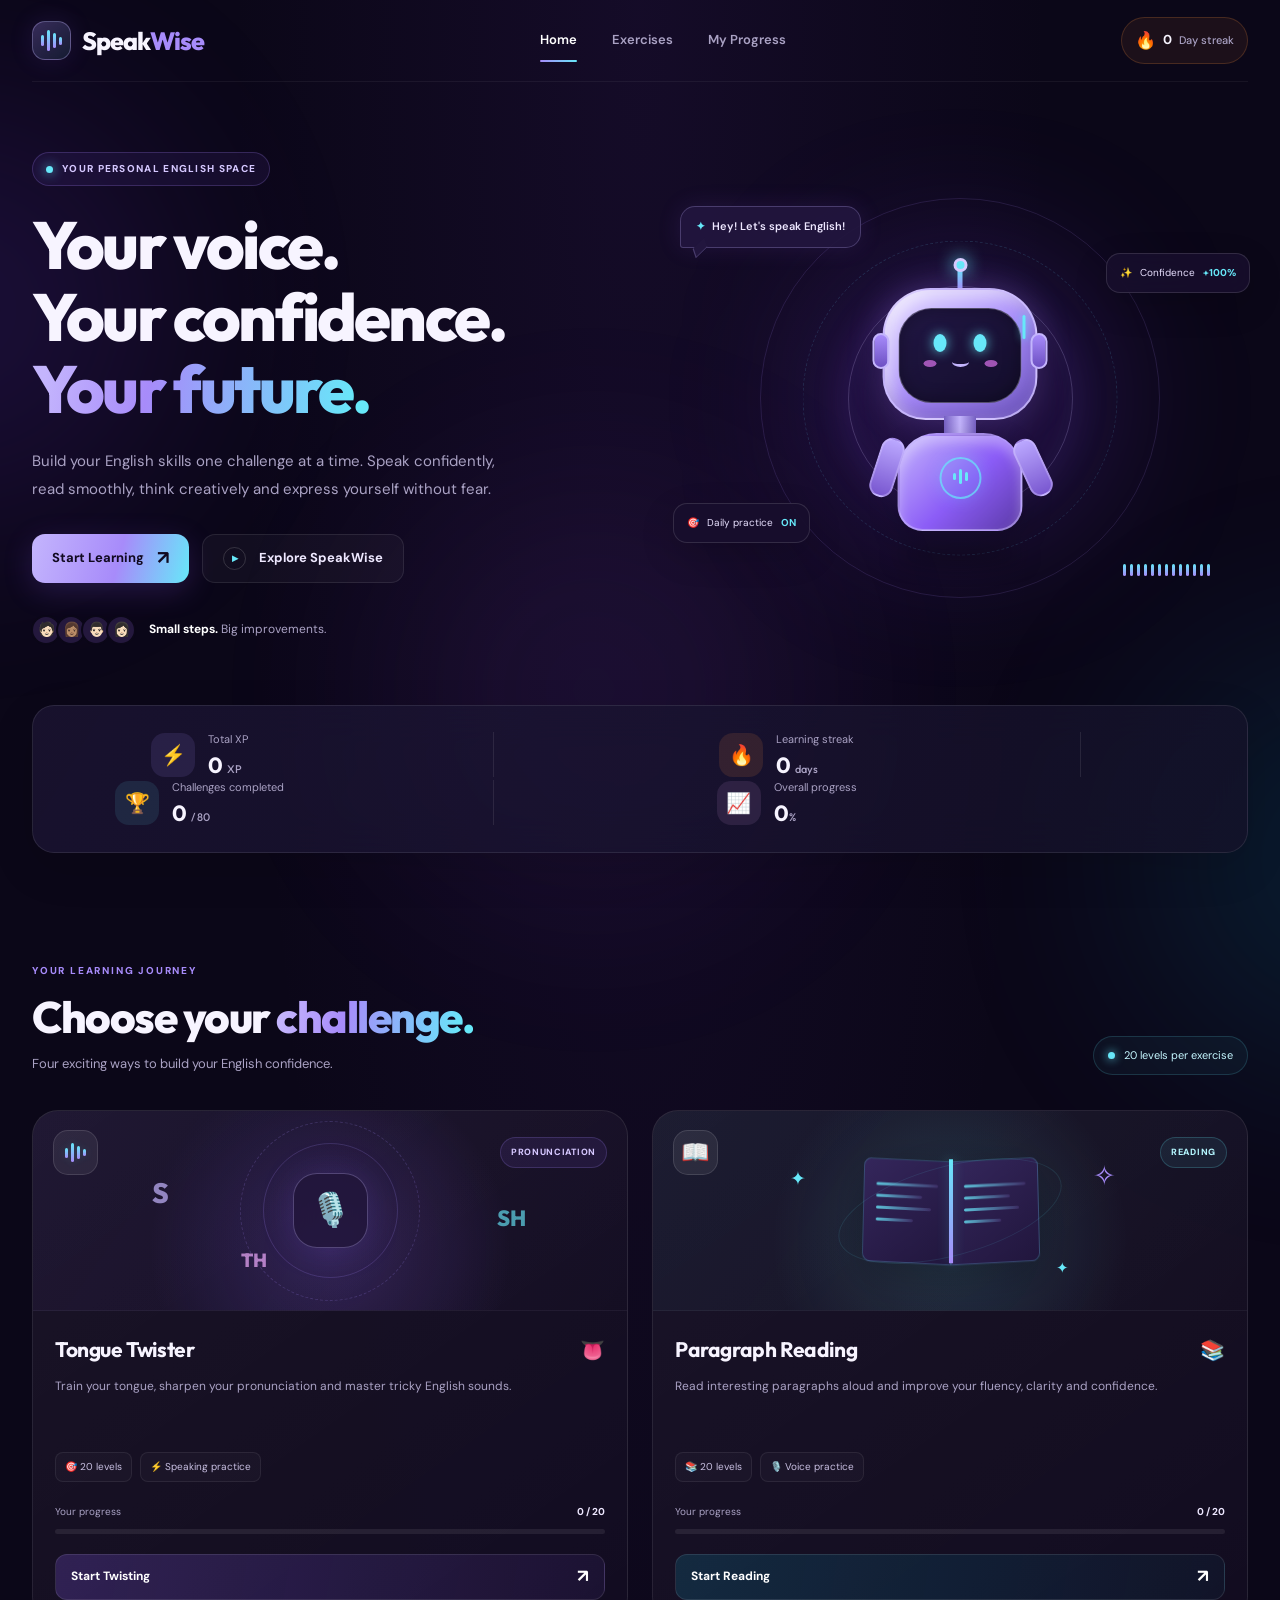
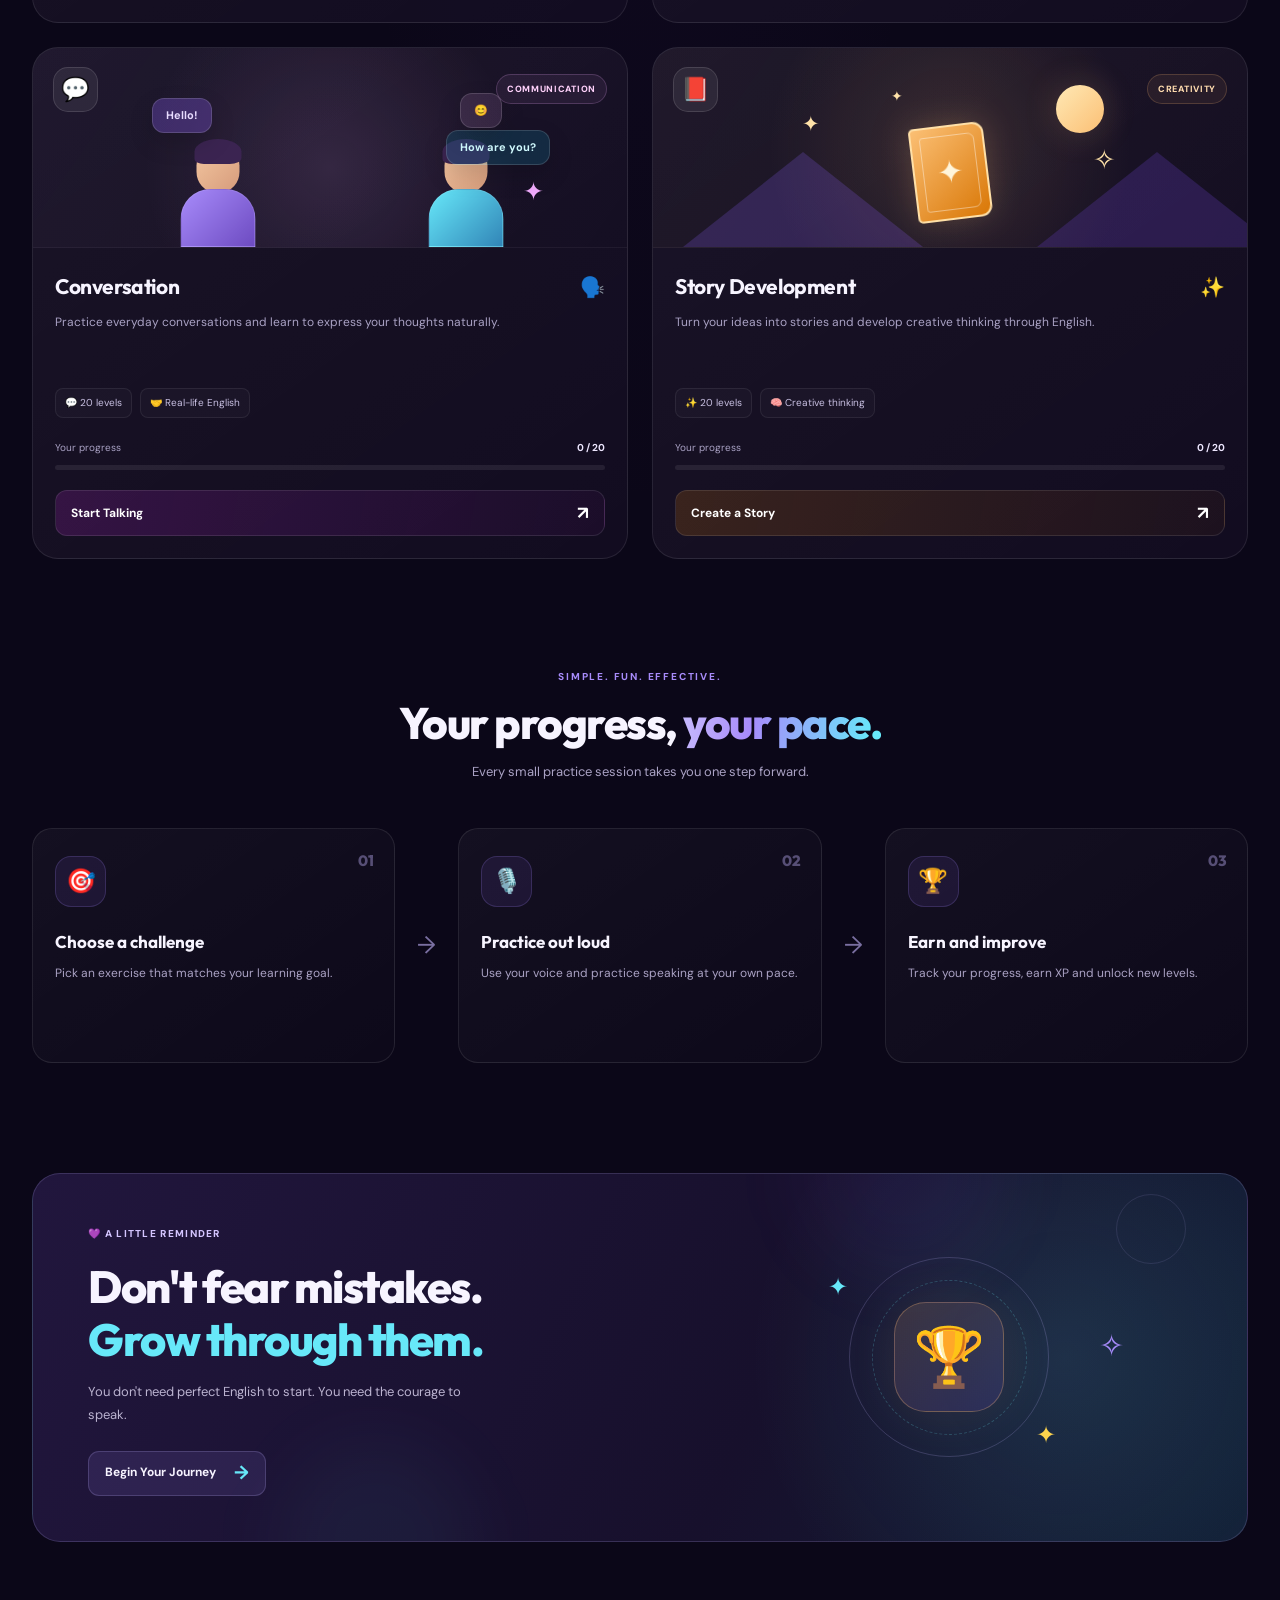
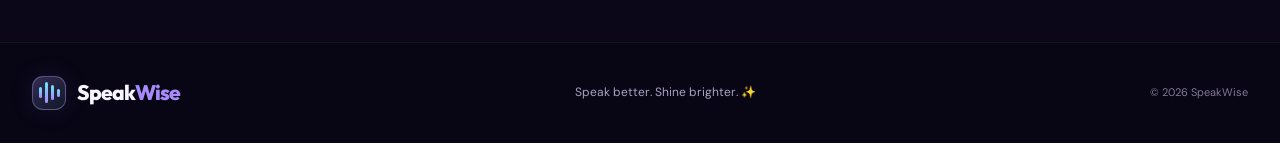
<file: index.html>
<!DOCTYPE html>
<html lang="en">
<head>
    <meta charset="UTF-8">
    <meta name="viewport" content="width=device-width, initial-scale=1.0">

    <meta
        name="description"
        content="SpeakWise helps you improve your English speaking, reading, conversation and storytelling skills."
    >

    <title>SpeakWise | Speak Better. Shine Brighter.</title>

    <link rel="stylesheet" href="index.css">

    <link rel="preconnect" href="https://fonts.googleapis.com">
    <link rel="preconnect" href="https://fonts.gstatic.com" crossorigin>

    <link
        href="https://fonts.googleapis.com/css2?family=DM+Sans:wght@400;500;600;700&family=Outfit:wght@400;500;600;700;800&display=swap"
        rel="stylesheet"
    >
</head>

<body>

    <!-- Background Effects -->
    <div class="background-glow glow-one"></div>
    <div class="background-glow glow-two"></div>
    <div class="background-glow glow-three"></div>

    <div class="particles" id="particles" aria-hidden="true"></div>

    <!-- Navigation -->
    <header class="navbar">

        <a href="index.html" class="brand" aria-label="SpeakWise Home">

            <div class="brand-icon">
                <span class="brand-wave wave-one"></span>
                <span class="brand-wave wave-two"></span>
                <span class="brand-wave wave-three"></span>
                <span class="brand-wave wave-four"></span>
            </div>

            <span class="brand-name">
                Speak<span>Wise</span>
            </span>

        </a>

        <nav class="nav-links" id="navLinks">

            <a href="#home" class="nav-link active">Home</a>

            <a href="#exercises" class="nav-link">Exercises</a>

            <a href="#progress" class="nav-link">My Progress</a>

        </nav>

        <div class="nav-right">

            <div class="streak-pill" title="Your learning streak">
                <span class="streak-icon">🔥</span>
                <span id="navStreak">0</span>
                <span class="streak-label">Day streak</span>
            </div>

            <button
                class="menu-toggle"
                id="menuToggle"
                aria-label="Toggle navigation"
                aria-expanded="false"
            >
                <span></span>
                <span></span>
                <span></span>
            </button>

        </div>

    </header>


    <main>

        <!-- HERO SECTION -->
        <section class="hero section-container" id="home">

            <div class="hero-content">

                <div class="eyebrow">
                    <span class="eyebrow-dot"></span>
                    YOUR PERSONAL ENGLISH SPACE
                </div>

                <h1>
                    Your voice.<br>
                    Your confidence.<br>
                    <span class="gradient-text">Your future.</span>
                </h1>

                <p class="hero-description">
                    Build your English skills one challenge at a time.
                    Speak confidently, read smoothly, think creatively
                    and express yourself without fear.
                </p>

                <div class="hero-actions">

                    <a href="#exercises" class="primary-button">
                        Start Learning
                        <span class="button-arrow">↗</span>
                    </a>

                    <a href="#how-it-works" class="secondary-button">
                        <span class="play-icon">▶</span>
                        Explore SpeakWise
                    </a>

                </div>

                <div class="hero-social-proof">

                    <div class="mini-avatars" aria-hidden="true">
                        <span>🧑🏻</span>
                        <span>👩🏽</span>
                        <span>👨🏻</span>
                        <span>👩🏻</span>
                    </div>

                    <p>
                        <strong>Small steps.</strong>
                        Big improvements.
                    </p>

                </div>

            </div>


            <!-- Animated AI Mascot -->
            <div class="hero-visual">

                <div class="orbit orbit-outer"></div>
                <div class="orbit orbit-inner"></div>

                <div class="floating-chip chip-top">
                    <span>✨</span>
                    Confidence
                    <strong>+100%</strong>
                </div>

                <div class="floating-chip chip-bottom">
                    <span>🎯</span>
                    Daily practice
                    <strong>ON</strong>
                </div>

                <div class="mascot-glow"></div>

                <div class="mascot-container">

                    <div class="mascot-aura"></div>

                    <div class="mascot" id="mascot">

                        <div class="mascot-antenna">
                            <span></span>
                        </div>

                        <div class="mascot-head">

                            <div class="mascot-ear ear-left"></div>
                            <div class="mascot-ear ear-right"></div>

                            <div class="mascot-face">

                                <div class="mascot-eyes">
                                    <span class="mascot-eye"></span>
                                    <span class="mascot-eye"></span>
                                </div>

                                <div class="mascot-cheeks">
                                    <span></span>
                                    <span></span>
                                </div>

                                <div class="mascot-mouth"></div>

                            </div>

                            <div class="mascot-side-light"></div>

                        </div>

                        <div class="mascot-neck"></div>

                        <div class="mascot-body">

                            <div class="mascot-chest-light"></div>

                            <div class="mascot-chest-logo">
                                <span></span>
                                <span></span>
                                <span></span>
                            </div>

                        </div>

                        <div class="mascot-arm arm-left"></div>
                        <div class="mascot-arm arm-right"></div>

                    </div>

                    <div class="mascot-shadow"></div>

                </div>

                <div class="speech-bubble">
                    <span class="bubble-sparkle">✦</span>
                    Hey! Let's speak English!
                    <span class="bubble-tail"></span>
                </div>

                <div class="sound-wave" aria-hidden="true">
                    <span></span>
                    <span></span>
                    <span></span>
                    <span></span>
                    <span></span>
                    <span></span>
                    <span></span>
                    <span></span>
                    <span></span>
                    <span></span>
                    <span></span>
                    <span></span>
                    <span></span>
                </div>

            </div>

        </section>


        <!-- QUICK STATS -->
        <section class="stats-section section-container" id="progress">

            <div class="stats-card">

                <div class="stat-item">

                    <div class="stat-icon stat-purple">⚡</div>

                    <div>
                        <p class="stat-label">Total XP</p>
                        <h3 id="totalXP">0 <span>XP</span></h3>
                    </div>

                </div>

                <div class="stat-divider"></div>

                <div class="stat-item">

                    <div class="stat-icon stat-orange">🔥</div>

                    <div>
                        <p class="stat-label">Learning streak</p>
                        <h3 id="totalStreak">0 <span>days</span></h3>
                    </div>

                </div>

                <div class="stat-divider"></div>

                <div class="stat-item">

                    <div class="stat-icon stat-cyan">🏆</div>

                    <div>
                        <p class="stat-label">Challenges completed</p>
                        <h3 id="completedCount">0 <span>/ 80</span></h3>
                    </div>

                </div>

                <div class="stat-divider"></div>

                <div class="stat-item">

                    <div class="stat-icon stat-pink">📈</div>

                    <div>
                        <p class="stat-label">Overall progress</p>
                        <h3 id="overallProgress">0<span>%</span></h3>
                    </div>

                </div>

            </div>

        </section>


        <!-- EXERCISES -->
        <section class="exercises-section section-container" id="exercises">

            <div class="section-heading">

                <div>

                    <div class="section-eyebrow">
                        YOUR LEARNING JOURNEY
                    </div>

                    <h2>
                        Choose your <span class="gradient-text">challenge.</span>
                    </h2>

                    <p>
                        Four exciting ways to build your English confidence.
                    </p>

                </div>

                <div class="level-indicator">
                    <span class="level-indicator-dot"></span>
                    <span>20 levels per exercise</span>
                </div>

            </div>


            <div class="exercise-grid">

                <!-- Tongue Twister -->
                <article class="exercise-card tongue-card">

                    <div class="card-top">

                        <div class="exercise-icon tongue-icon">
                            <span class="tongue-wave wave-a"></span>
                            <span class="tongue-wave wave-b"></span>
                            <span class="tongue-wave wave-c"></span>
                            <span class="tongue-wave wave-d"></span>
                        </div>

                        <span class="difficulty-tag tag-purple">
                            PRONUNCIATION
                        </span>

                    </div>

                    <div class="card-art tongue-art" aria-hidden="true">

                        <span class="art-sound sound-one">S</span>
                        <span class="art-sound sound-two">SH</span>
                        <span class="art-sound sound-three">TH</span>

                        <div class="art-orb orb-one"></div>
                        <div class="art-orb orb-two"></div>

                        <div class="art-mic">🎙️</div>

                    </div>

                    <div class="card-content">

                        <div class="card-title-row">

                            <h3>Tongue Twister</h3>

                            <span class="card-emoji">👅</span>

                        </div>

                        <p>
                            Train your tongue, sharpen your pronunciation
                            and master tricky English sounds.
                        </p>

                        <div class="card-meta">

                            <span>🎯 20 levels</span>
                            <span>⚡ Speaking practice</span>

                        </div>

                        <div class="card-progress">

                            <div class="progress-label">
                                <span>Your progress</span>
                                <strong id="tongueProgressText">0 / 20</strong>
                            </div>

                            <div class="progress-track">
                                <div
                                    class="progress-fill tongue-fill"
                                    id="tongueProgressBar"
                                ></div>
                            </div>

                        </div>

                        <a
                            href="tongue-twister.html"
                            class="exercise-button tongue-button"
                        >
                            Start Twisting
                            <span>↗</span>
                        </a>

                    </div>

                </article>


                <!-- Paragraph Reading -->
                <article class="exercise-card reading-card">

                    <div class="card-top">

                        <div class="exercise-icon reading-icon">
                            📖
                        </div>

                        <span class="difficulty-tag tag-cyan">
                            READING
                        </span>

                    </div>

                    <div class="card-art reading-art" aria-hidden="true">

                        <div class="reading-book">

                            <div class="book-page page-left">
                                <span></span>
                                <span></span>
                                <span></span>
                                <span></span>
                            </div>

                            <div class="book-page page-right">
                                <span></span>
                                <span></span>
                                <span></span>
                                <span></span>
                            </div>

                            <div class="book-spine"></div>

                        </div>

                        <span class="reading-star star-one">✦</span>
                        <span class="reading-star star-two">✧</span>
                        <span class="reading-star star-three">✦</span>

                        <div class="reading-orb"></div>

                    </div>

                    <div class="card-content">

                        <div class="card-title-row">

                            <h3>Paragraph Reading</h3>

                            <span class="card-emoji">📚</span>

                        </div>

                        <p>
                            Read interesting paragraphs aloud and improve
                            your fluency, clarity and confidence.
                        </p>

                        <div class="card-meta">

                            <span>📚 20 levels</span>
                            <span>🎙️ Voice practice</span>

                        </div>

                        <div class="card-progress">

                            <div class="progress-label">
                                <span>Your progress</span>
                                <strong id="readingProgressText">0 / 20</strong>
                            </div>

                            <div class="progress-track">
                                <div
                                    class="progress-fill reading-fill"
                                    id="readingProgressBar"
                                ></div>
                            </div>

                        </div>

                        <a
                            href="paragraph-reading.html"
                            class="exercise-button reading-button"
                        >
                            Start Reading
                            <span>↗</span>
                        </a>

                    </div>

                </article>


                <!-- Conversation -->
                <article class="exercise-card conversation-card">

                    <div class="card-top">

                        <div class="exercise-icon conversation-icon">
                            💬
                        </div>

                        <span class="difficulty-tag tag-pink">
                            COMMUNICATION
                        </span>

                    </div>

                    <div class="card-art conversation-art" aria-hidden="true">

                        <div class="chat-bubble chat-bubble-one">
                            Hello!
                        </div>

                        <div class="chat-bubble chat-bubble-two">
                            How are you?
                        </div>

                        <div class="chat-bubble chat-bubble-three">
                            😊
                        </div>

                        <div class="chat-person person-one">
                            <div class="person-hair"></div>
                            <div class="person-face">●</div>
                            <div class="person-body"></div>
                        </div>

                        <div class="chat-person person-two">
                            <div class="person-hair"></div>
                            <div class="person-face">●</div>
                            <div class="person-body"></div>
                        </div>

                        <span class="chat-sparkle">✦</span>

                    </div>

                    <div class="card-content">

                        <div class="card-title-row">

                            <h3>Conversation</h3>

                            <span class="card-emoji">🗣️</span>

                        </div>

                        <p>
                            Practice everyday conversations and learn
                            to express your thoughts naturally.
                        </p>

                        <div class="card-meta">

                            <span>💬 20 levels</span>
                            <span>🤝 Real-life English</span>

                        </div>

                        <div class="card-progress">

                            <div class="progress-label">
                                <span>Your progress</span>
                                <strong id="conversationProgressText">0 / 20</strong>
                            </div>

                            <div class="progress-track">
                                <div
                                    class="progress-fill conversation-fill"
                                    id="conversationProgressBar"
                                ></div>
                            </div>

                        </div>

                        <a
                            href="conversation.html"
                            class="exercise-button conversation-button"
                        >
                            Start Talking
                            <span>↗</span>
                        </a>

                    </div>

                </article>


                <!-- Story Development -->
                <article class="exercise-card story-card">

                    <div class="card-top">

                        <div class="exercise-icon story-icon">
                            📕
                        </div>

                        <span class="difficulty-tag tag-orange">
                            CREATIVITY
                        </span>

                    </div>

                    <div class="card-art story-art" aria-hidden="true">

                        <div class="story-moon"></div>

                        <div class="story-mountain mountain-back"></div>
                        <div class="story-mountain mountain-front"></div>

                        <div class="story-book">
                            <div class="story-book-page"></div>
                            <span>✦</span>
                        </div>

                        <span class="story-star story-star-one">✦</span>
                        <span class="story-star story-star-two">✧</span>
                        <span class="story-star story-star-three">✦</span>

                    </div>

                    <div class="card-content">

                        <div class="card-title-row">

                            <h3>Story Development</h3>

                            <span class="card-emoji">✨</span>

                        </div>

                        <p>
                            Turn your ideas into stories and develop
                            creative thinking through English.
                        </p>

                        <div class="card-meta">

                            <span>✨ 20 levels</span>
                            <span>🧠 Creative thinking</span>

                        </div>

                        <div class="card-progress">

                            <div class="progress-label">
                                <span>Your progress</span>
                                <strong id="storyProgressText">0 / 20</strong>
                            </div>

                            <div class="progress-track">
                                <div
                                    class="progress-fill story-fill"
                                    id="storyProgressBar"
                                ></div>
                            </div>

                        </div>

                        <a
                            href="story-development.html"
                            class="exercise-button story-button"
                        >
                            Create a Story
                            <span>↗</span>
                        </a>

                    </div>

                </article>

            </div>

        </section>


        <!-- HOW IT WORKS -->
        <section class="how-section section-container" id="how-it-works">

            <div class="section-heading centered-heading">

                <div class="section-eyebrow">
                    SIMPLE. FUN. EFFECTIVE.
                </div>

                <h2>
                    Your progress, <span class="gradient-text">your pace.</span>
                </h2>

                <p>
                    Every small practice session takes you one step forward.
                </p>

            </div>


            <div class="steps-grid">

                <div class="step-card">

                    <div class="step-number">01</div>

                    <div class="step-icon">🎯</div>

                    <h3>Choose a challenge</h3>

                    <p>
                        Pick an exercise that matches your learning goal.
                    </p>

                </div>


                <div class="step-connector">→</div>


                <div class="step-card">

                    <div class="step-number">02</div>

                    <div class="step-icon">🎙️</div>

                    <h3>Practice out loud</h3>

                    <p>
                        Use your voice and practice speaking at your own pace.
                    </p>

                </div>


                <div class="step-connector">→</div>


                <div class="step-card">

                    <div class="step-number">03</div>

                    <div class="step-icon">🏆</div>

                    <h3>Earn and improve</h3>

                    <p>
                        Track your progress, earn XP and unlock new levels.
                    </p>

                </div>

            </div>

        </section>


        <!-- MOTIVATION BANNER -->
        <section class="motivation-section section-container">

            <div class="motivation-card">

                <div class="motivation-decoration decoration-one"></div>
                <div class="motivation-decoration decoration-two"></div>
                <div class="motivation-decoration decoration-three"></div>

                <div class="motivation-content">

                    <span class="motivation-label">
                        💜 A LITTLE REMINDER
                    </span>

                    <h2>
                        Don't fear mistakes.<br>
                        <span>Grow through them.</span>
                    </h2>

                    <p>
                        You don't need perfect English to start.
                        You need the courage to speak.
                    </p>

                    <a href="#exercises" class="motivation-button">
                        Begin Your Journey
                        <span>→</span>
                    </a>

                </div>

                <div class="motivation-visual" aria-hidden="true">

                    <div class="motivation-circle circle-one"></div>
                    <div class="motivation-circle circle-two"></div>

                    <div class="motivation-trophy">🏆</div>

                    <div class="motivation-sparkle sparkle-one">✦</div>
                    <div class="motivation-sparkle sparkle-two">✧</div>
                    <div class="motivation-sparkle sparkle-three">✦</div>

                </div>

            </div>

        </section>

    </main>


    <!-- FOOTER -->
    <footer class="footer">

        <div class="footer-inner">

            <a href="index.html" class="brand footer-brand">

                <div class="brand-icon">
                    <span class="brand-wave wave-one"></span>
                    <span class="brand-wave wave-two"></span>
                    <span class="brand-wave wave-three"></span>
                    <span class="brand-wave wave-four"></span>
                </div>

                <span class="brand-name">
                    Speak<span>Wise</span>
                </span>

            </a>

            <p>
                Speak better. Shine brighter. ✨
            </p>

            <span class="footer-copy">
                © <span id="currentYear"></span> SpeakWise
            </span>

        </div>

    </footer>


    <!-- Notification -->
    <div
        class="toast"
        id="toast"
        role="status"
        aria-live="polite"
    ></div>


    <script src="index.js"></script>

</body>
</html>
</file>
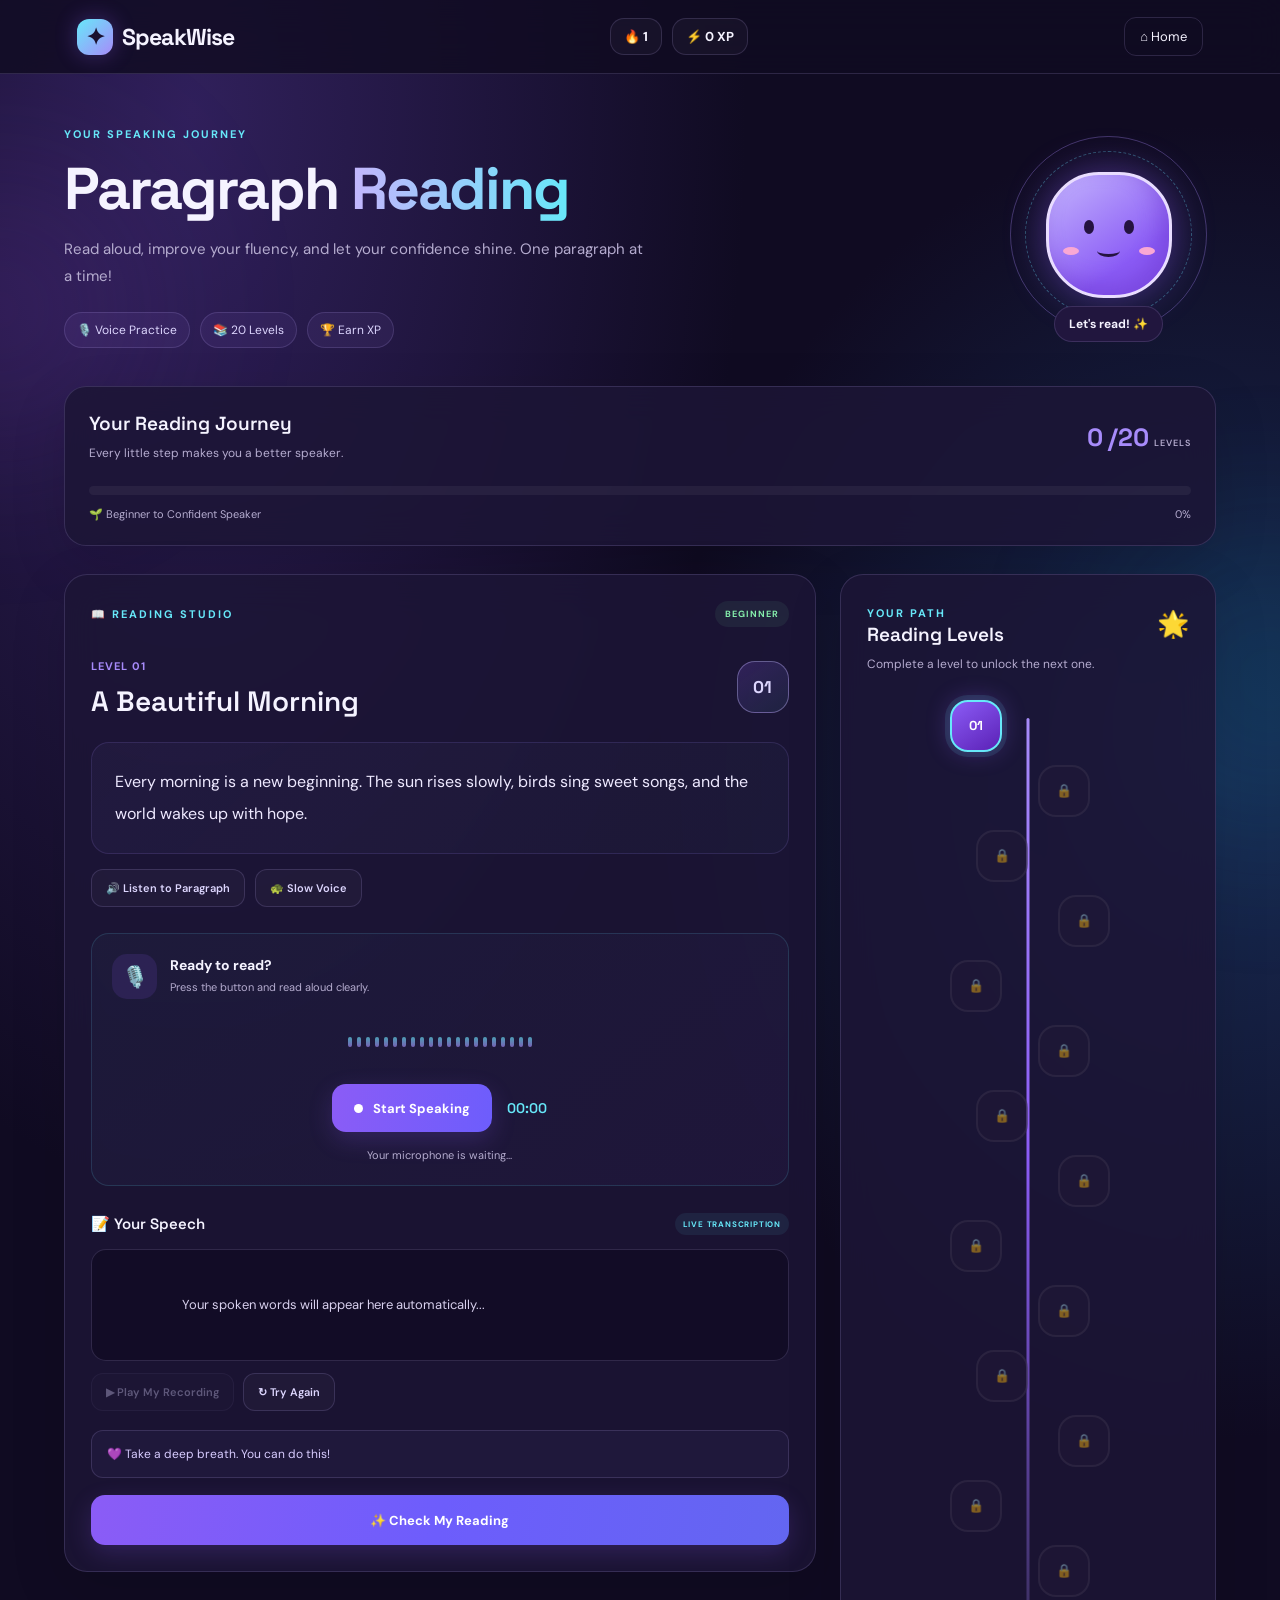
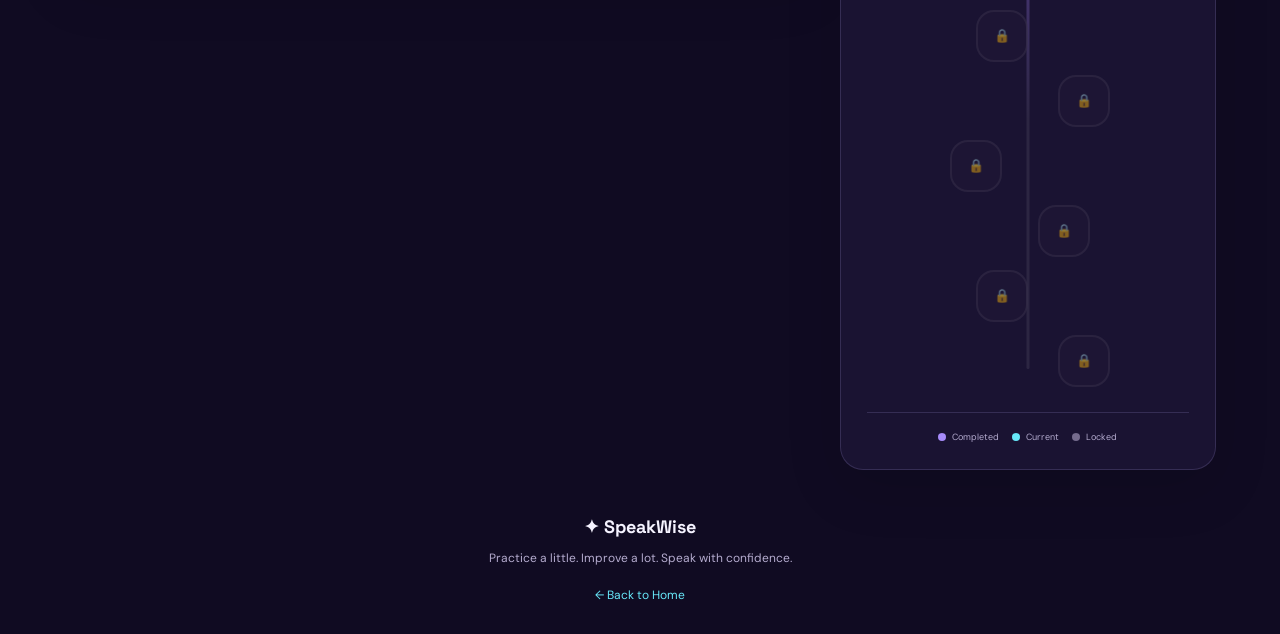
<file: paragraph-reading.html>
<!DOCTYPE html>
<html lang="en">
<head>
    <meta charset="UTF-8">
    <meta name="viewport" content="width=device-width, initial-scale=1.0">

    <title>SpeakWise | Paragraph Reading</title>

    <link rel="stylesheet" href="paragraph-reading.css">
    <script src="paragraph-reading.js" defer></script>
</head>

<body>

    <div class="background-glow glow-one"></div>
    <div class="background-glow glow-two"></div>

    <header class="topbar">
        <a href="index.html" class="brand">
            <span class="brand-icon">✦</span>
            SpeakWise
        </a>

        <div class="header-stats">
            <div class="stat">🔥 <span id="streak">1</span></div>
            <div class="stat">⚡ <span id="xp">0</span> XP</div>
        </div>

        <a href="index.html" class="home-btn">⌂ Home</a>
    </header>

    <main class="page-container">

        <section class="hero">
            <div class="hero-content">
                <span class="eyebrow">YOUR SPEAKING JOURNEY</span>

                <h1>Paragraph <span>Reading</span></h1>

                <p>
                    Read aloud, improve your fluency, and let your confidence shine.
                    One paragraph at a time!
                </p>

                <div class="hero-tags">
                    <span>🎙️ Voice Practice</span>
                    <span>📚 20 Levels</span>
                    <span>🏆 Earn XP</span>
                </div>
            </div>

            <div class="mascot">
                <div class="mascot-orbit orbit-one"></div>
                <div class="mascot-orbit orbit-two"></div>
                <div class="mascot-face">
                    <div class="mascot-eyes">
                        <span></span>
                        <span></span>
                    </div>
                    <div class="mascot-mouth"></div>
                    <div class="mascot-cheek cheek-left"></div>
                    <div class="mascot-cheek cheek-right"></div>
                </div>
                <div class="mascot-caption">Let's read! ✨</div>
            </div>
        </section>

        <section class="progress-panel">
            <div class="progress-heading">
                <div>
                    <h2>Your Reading Journey</h2>
                    <p>Every little step makes you a better speaker.</p>
                </div>

                <div class="level-counter">
                    <span id="completedCount">0</span>/20
                    <small>LEVELS</small>
                </div>
            </div>

            <div class="progress-track">
                <div class="progress-fill" id="progressFill"></div>
            </div>

            <div class="progress-label">
                <span>🌱 Beginner to Confident Speaker</span>
                <span id="progressPercent">0%</span>
            </div>
        </section>

        <section class="practice-layout">

            <div class="reading-card">

                <div class="card-topline">
                    <span class="section-label">📖 READING STUDIO</span>
                    <span class="difficulty" id="difficulty">BEGINNER</span>
                </div>

                <div class="challenge-heading">
                    <div>
                        <span class="level-label" id="levelLabel">LEVEL 01</span>
                        <h2 id="paragraphTitle">A Beautiful Morning</h2>
                    </div>

                    <div class="level-medal" id="levelMedal">01</div>
                </div>

                <div class="reading-text" id="readingText">
                    Every morning is a new beginning. The sun rises slowly,
                    birds sing sweet songs, and the world wakes up with hope.
                </div>

                <div class="reading-tools">
                    <button class="secondary-btn" id="listenBtn">
                        🔊 Listen to Paragraph
                    </button>

                    <button class="secondary-btn" id="slowListenBtn">
                        🐢 Slow Voice
                    </button>
                </div>

                <div class="voice-panel">
                    <div class="voice-heading">
                        <div class="mic-symbol" id="micSymbol">🎙️</div>

                        <div>
                            <h3 id="recordTitle">Ready to read?</h3>
                            <p id="recordDescription">
                                Press the button and read aloud clearly.
                            </p>
                        </div>
                    </div>

                    <div class="waveform" id="waveform">
                        <span></span><span></span><span></span>
                        <span></span><span></span><span></span>
                        <span></span><span></span><span></span>
                        <span></span><span></span><span></span>
                        <span></span><span></span><span></span>
                        <span></span><span></span><span></span>
                        <span></span><span></span><span></span>
                    </div>

                    <div class="record-actions">
                        <button class="record-btn" id="recordBtn">
                            <span class="record-dot"></span>
                            <span id="recordBtnText">Start Speaking</span>
                        </button>

                        <span class="timer" id="timer">00:00</span>
                    </div>

                    <div class="live-status" id="liveStatus">
                        Your microphone is waiting...
                    </div>
                </div>

                <div class="transcript-section">
                    <div class="transcript-heading">
                        <h3>📝 Your Speech</h3>
                        <span class="live-badge">LIVE TRANSCRIPTION</span>
                    </div>

                    <div class="transcript-box" id="transcript">
                        Your spoken words will appear here automatically...
                    </div>

                    <div class="audio-actions">
                        <button class="secondary-btn" id="playAudioBtn" disabled>
                            ▶ Play My Recording
                        </button>

                        <button class="secondary-btn" id="clearBtn">
                            ↻ Try Again
                        </button>
                    </div>
                </div>

                <div class="feedback-message" id="feedbackMessage">
                    💜 Take a deep breath. You can do this!
                </div>

                <div class="main-actions">
                    <button class="analyze-btn" id="analyzeBtn">
                        ✨ Check My Reading
                    </button>
                </div>

                <div class="results-panel" id="resultsPanel" hidden>
                    <div class="result-top">
                        <div class="result-ring" id="resultRing">
                            <span id="accuracyScore">0%</span>
                        </div>

                        <div class="result-summary">
                            <span class="eyebrow">YOUR PERFORMANCE</span>
                            <h2 id="resultTitle">Good Effort!</h2>
                            <p id="resultDescription"></p>
                        </div>
                    </div>

                    <div class="result-grid">
                        <div class="result-item">
                            <span>✅</span>
                            <strong id="correctWords">0</strong>
                            <small>Correct Words</small>
                        </div>

                        <div class="result-item">
                            <span>🎯</span>
                            <strong id="missedWords">0</strong>
                            <small>Missed Words</small>
                        </div>

                        <div class="result-item">
                            <span>⚡</span>
                            <strong id="earnedXP">0</strong>
                            <small>XP Earned</small>
                        </div>
                    </div>

                    <div class="word-review">
                        <h3>Word-by-Word Review</h3>
                        <p class="review-hint">
                            Green = recognized correctly · Red = missed
                        </p>
                        <div id="wordReview" class="word-review-content"></div>
                    </div>

                    <div class="unlock-message" id="unlockMessage" hidden>
                        🎉 LEVEL COMPLETED! Your next challenge is unlocked!
                    </div>

                    <button class="next-btn" id="nextBtn">
                        Continue to Next Level →
                    </button>
                </div>

            </div>

            <aside class="journey-card">

                <div class="journey-header">
                    <div>
                        <span class="section-label">YOUR PATH</span>
                        <h2>Reading Levels</h2>
                    </div>
                    <span class="journey-icon">🌟</span>
                </div>

                <p class="journey-description">
                    Complete a level to unlock the next one.
                </p>

                <div class="level-path" id="levelPath"></div>

                <div class="legend">
                    <span><i class="legend-dot completed-dot"></i> Completed</span>
                    <span><i class="legend-dot current-dot"></i> Current</span>
                    <span><i class="legend-dot locked-dot"></i> Locked</span>
                </div>

            </aside>

        </section>

        <footer class="footer">
            <div class="footer-logo">✦ SpeakWise</div>
            <p>Practice a little. Improve a lot. Speak with confidence.</p>
            <a href="index.html">← Back to Home</a>
        </footer>

    </main>

    <div class="toast" id="toast"></div>

    <div class="celebration-overlay" id="celebrationOverlay" hidden>
        <div class="celebration-card">
            <div class="celebration-icon">🎉</div>
            <h2 id="celebrationTitle">Amazing Work!</h2>
            <p id="celebrationText">You have completed this level.</p>
            <button id="celebrationBtn">Continue ✨</button>
        </div>
        <div class="confetti-container" id="confettiContainer"></div>
    </div>

</body>
</html>
</file>
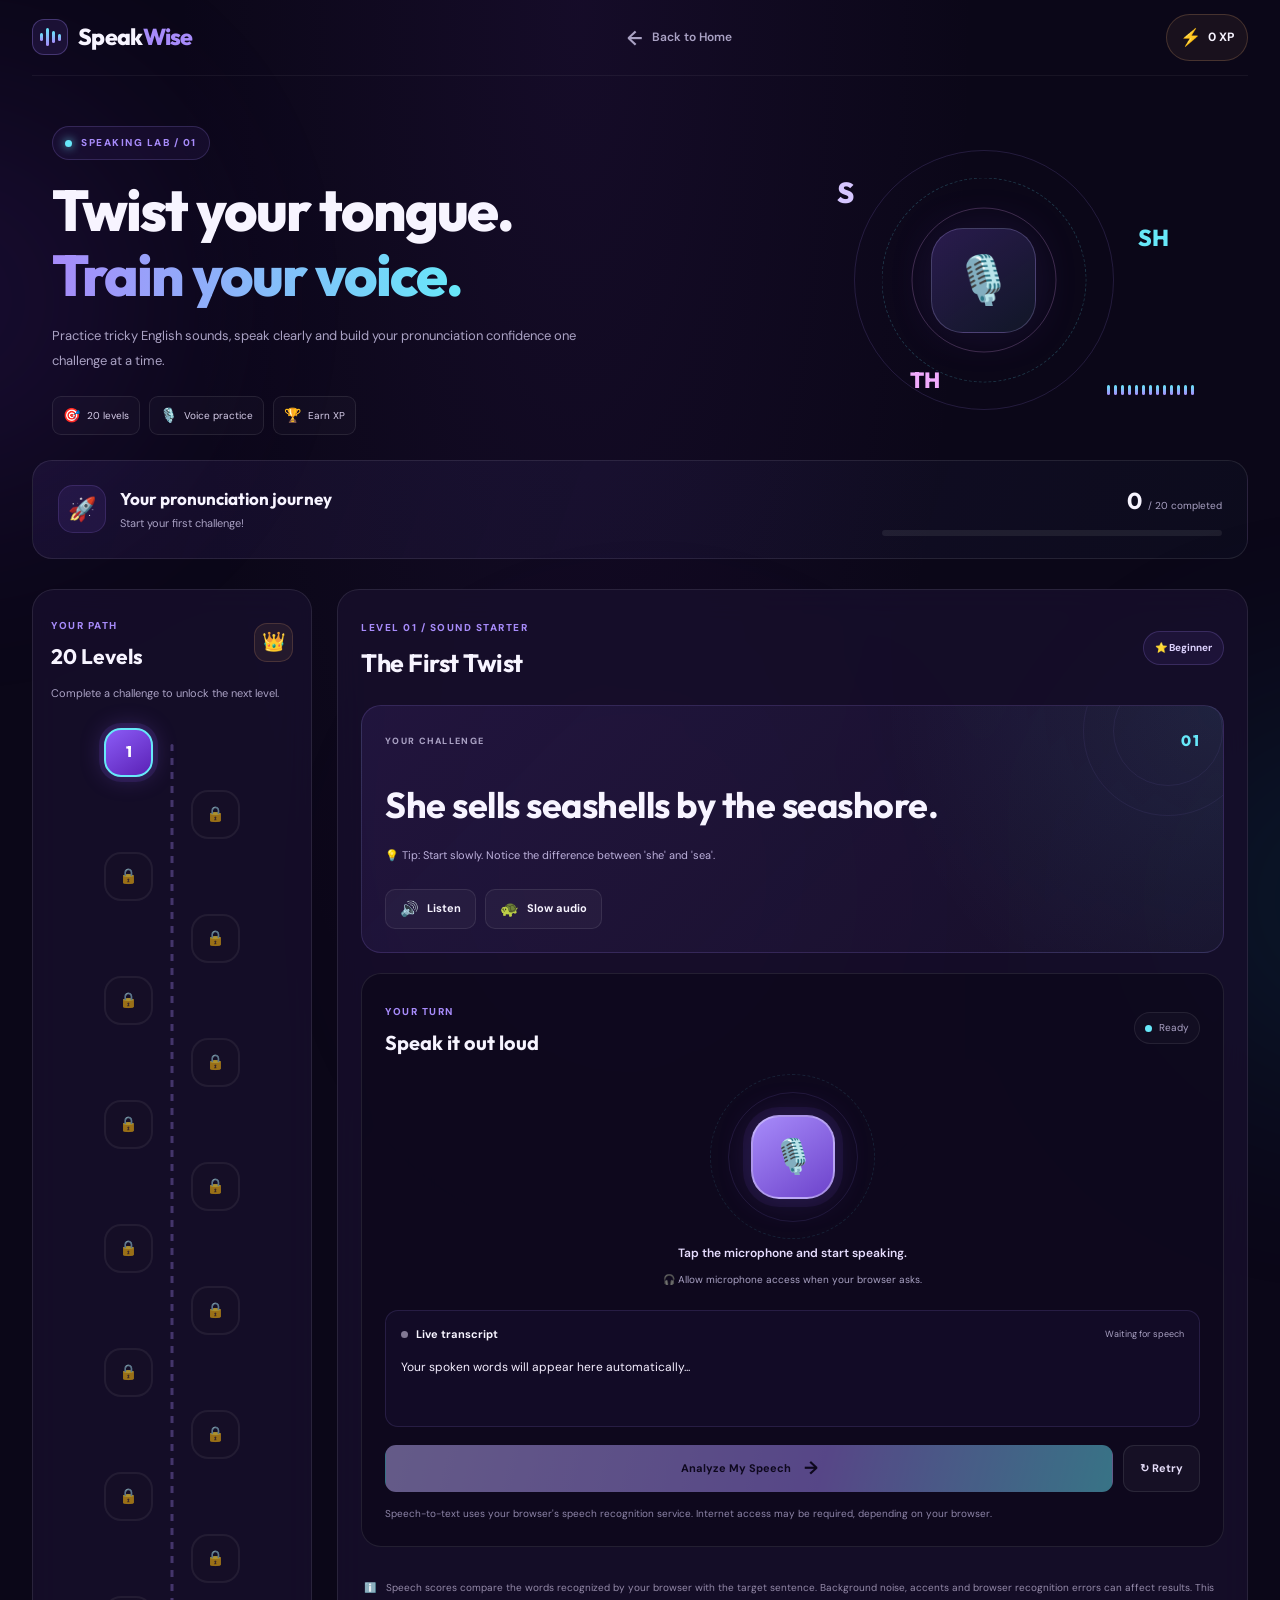
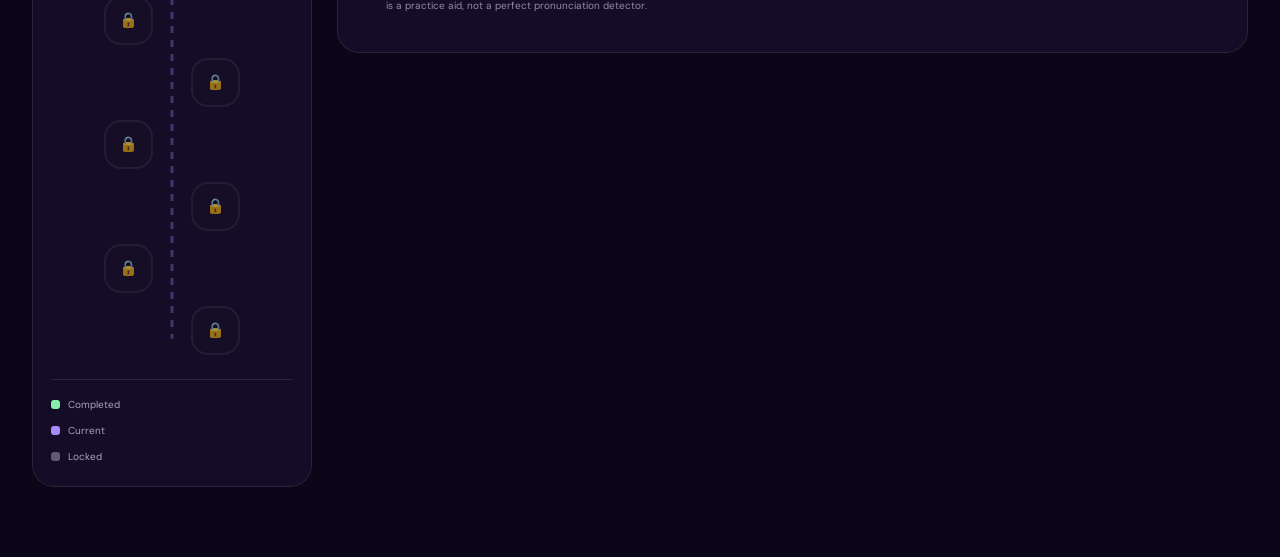
<file: tongue-twister.html>
<!DOCTYPE html>
<html lang="en">
<head>
    <meta charset="UTF-8">
    <meta name="viewport" content="width=device-width, initial-scale=1.0">

    <meta
        name="description"
        content="Practice English pronunciation with 20 exciting SpeakWise tongue-twister levels."
    >

    <title>Tongue Twister | SpeakWise</title>

    <link rel="stylesheet" href="tongue-twister.css">

    <link rel="preconnect" href="https://fonts.googleapis.com">
    <link rel="preconnect" href="https://fonts.gstatic.com" crossorigin>

    <link
        href="https://fonts.googleapis.com/css2?family=DM+Sans:wght@400;500;600;700&family=Outfit:wght@400;500;600;700;800&display=swap"
        rel="stylesheet"
    >
</head>

<body>

    <div class="ambient ambient-one"></div>
    <div class="ambient ambient-two"></div>
    <div class="ambient ambient-three"></div>

    <!-- NAVIGATION -->
    <header class="topbar">

        <a href="index.html" class="brand">
            <div class="brand-icon">
                <span></span>
                <span></span>
                <span></span>
                <span></span>
            </div>

            <span>Speak<span class="brand-highlight">Wise</span></span>
        </a>

        <a href="index.html" class="back-home">
            <span>←</span>
            Back to Home
        </a>

        <div class="top-xp">
            <span>⚡</span>
            <strong id="topXP">0 XP</strong>
        </div>

    </header>


    <main class="page-container">

        <!-- PAGE HEADING -->
        <section class="page-heading">

            <div class="heading-copy">

                <div class="eyebrow">
                    <span class="live-dot"></span>
                    SPEAKING LAB / 01
                </div>

                <h1>
                    Twist your tongue.<br>
                    <span>Train your voice.</span>
                </h1>

                <p>
                    Practice tricky English sounds, speak clearly
                    and build your pronunciation confidence one
                    challenge at a time.
                </p>

                <div class="heading-stats">

                    <div class="heading-stat">
                        <span class="stat-emoji">🎯</span>
                        <span>20 levels</span>
                    </div>

                    <div class="heading-stat">
                        <span class="stat-emoji">🎙️</span>
                        <span>Voice practice</span>
                    </div>

                    <div class="heading-stat">
                        <span class="stat-emoji">🏆</span>
                        <span>Earn XP</span>
                    </div>

                </div>

            </div>


            <!-- SOUND VISUAL -->
            <div class="sound-visual" aria-hidden="true">

                <div class="sound-ring ring-one"></div>
                <div class="sound-ring ring-two"></div>
                <div class="sound-ring ring-three"></div>

                <div class="sound-center">
                    <div class="sound-mic">🎙️</div>
                </div>

                <div class="visual-word word-one">S</div>
                <div class="visual-word word-two">SH</div>
                <div class="visual-word word-three">TH</div>

                <div class="visual-wave">
                    <span></span><span></span><span></span>
                    <span></span><span></span><span></span>
                    <span></span><span></span><span></span>
                    <span></span><span></span><span></span>
                    <span></span>
                </div>

            </div>

        </section>


        <!-- OVERALL PROGRESS -->
        <section class="overview-card">

            <div class="overview-left">

                <div class="overview-icon">🚀</div>

                <div>
                    <h2>Your pronunciation journey</h2>
                    <p id="overallText">Start your first challenge!</p>
                </div>

            </div>

            <div class="overview-right">

                <div class="overview-number">
                    <strong id="completedLevels">0</strong>
                    <span>/ 20 completed</span>
                </div>

                <div class="overview-track">
                    <div class="overview-fill" id="overallBar"></div>
                </div>

            </div>

        </section>


        <!-- MAIN EXERCISE LAYOUT -->
        <section class="practice-layout">

            <!-- LEVEL SIDEBAR -->
            <aside class="levels-panel">

                <div class="panel-heading">
                    <div>
                        <span class="small-label">YOUR PATH</span>
                        <h2>20 Levels</h2>
                    </div>

                    <span class="levels-badge">👑</span>
                </div>

                <p class="levels-description">
                    Complete a challenge to unlock the next level.
                </p>

                <div class="level-path" id="levelPath">
                    <!-- Levels are created using JavaScript -->
                </div>

                <div class="legend">

                    <div>
                        <span class="legend-dot completed-dot"></span>
                        Completed
                    </div>

                    <div>
                        <span class="legend-dot current-dot"></span>
                        Current
                    </div>

                    <div>
                        <span class="legend-dot locked-dot"></span>
                        Locked
                    </div>

                </div>

            </aside>


            <!-- PRACTICE AREA -->
            <section class="practice-panel">

                <div class="practice-header">

                    <div>
                        <span class="small-label" id="levelCategory">
                            LEVEL 01 / BEGINNER
                        </span>

                        <h2 id="challengeTitle">
                            The First Twist
                        </h2>
                    </div>

                    <div class="difficulty-badge" id="difficultyBadge">
                        ⭐ Beginner
                    </div>

                </div>


                <!-- Challenge Card -->
                <div class="challenge-card">

                    <div class="challenge-decoration decoration-a"></div>
                    <div class="challenge-decoration decoration-b"></div>

                    <div class="challenge-card-top">
                        <span>YOUR CHALLENGE</span>
                        <span class="challenge-number" id="challengeNumber">
                            01
                        </span>
                    </div>

                    <div class="twister-text" id="twisterText">
                        She sells seashells by the seashore.
                    </div>

                    <div class="challenge-hint" id="challengeHint">
                        💡 Tip: Speak slowly and clearly.
                    </div>

                    <div class="challenge-actions">

                        <button
                            class="listen-button"
                            id="listenButton"
                            type="button"
                        >
                            <span>🔊</span>
                            Listen
                        </button>

                        <button
                            class="slow-button"
                            id="slowButton"
                            type="button"
                        >
                            <span>🐢</span>
                            Slow audio
                        </button>

                    </div>

                </div>


                <!-- RECORDING -->
                <div class="recording-card">

                    <div class="recording-heading">

                        <div>
                            <span class="small-label">YOUR TURN</span>
                            <h3>Speak it out loud</h3>
                        </div>

                        <div class="recording-status" id="recordingStatus">
                            <span class="status-dot"></span>
                            Ready
                        </div>

                    </div>


                    <div class="mic-section">

                        <div class="mic-orbit orbit-a"></div>
                        <div class="mic-orbit orbit-b"></div>

                        <button
                            class="mic-button"
                            id="recordButton"
                            type="button"
                            aria-label="Start speaking"
                        >
                            <span id="micIcon">🎙️</span>
                        </button>

                        <div class="mic-wave" id="micWave" aria-hidden="true">
                            <span></span><span></span><span></span>
                            <span></span><span></span><span></span>
                            <span></span><span></span><span></span>
                            <span></span><span></span><span></span>
                            <span></span>
                        </div>

                    </div>

                    <p class="mic-instruction" id="micInstruction">
                        Tap the microphone and start speaking.
                    </p>

                    <p class="microphone-note">
                        🎧 Allow microphone access when your browser asks.
                    </p>


                    <!-- LIVE TRANSCRIPT -->
                    <div class="transcript-box">

                        <div class="transcript-heading">

                            <div>
                                <span class="transcript-live-dot" id="transcriptDot"></span>
                                <strong>Live transcript</strong>
                            </div>

                            <span id="transcriptState">Waiting for speech</span>

                        </div>

                        <div
                            class="transcript-text"
                            id="transcriptText"
                            aria-live="polite"
                            aria-atomic="true"
                        >
                            Your spoken words will appear here automatically...
                        </div>

                    </div>


                    <!-- RECORDED AUDIO -->
                    <div class="audio-playback" id="audioPlayback" hidden>

                        <div class="audio-playback-info">
                            <span class="audio-icon">🎧</span>

                            <div>
                                <strong>Your recording</strong>
                                <p>Listen to your recorded voice.</p>
                            </div>
                        </div>

                        <audio id="recordedAudio" controls></audio>

                    </div>


                    <div class="recording-actions">

                        <button
                            class="analyze-button"
                            id="analyzeButton"
                            type="button"
                            disabled
                        >
                            Analyze My Speech
                            <span>→</span>
                        </button>

                        <button
                            class="retry-button"
                            id="retryButton"
                            type="button"
                        >
                            ↻ Retry
                        </button>

                    </div>

                    <p class="browser-note" id="browserNote">
                        Speech recognition availability depends on your browser.
                    </p>

                </div>


                <!-- RESULTS -->
                <section class="results-card" id="resultsCard" hidden>

                    <div class="results-top">

                        <div>
                            <span class="small-label">YOUR PERFORMANCE</span>
                            <h2>Speech analysis</h2>
                        </div>

                        <div class="results-icon" id="resultsIcon">🎯</div>

                    </div>


                    <div class="score-grid">

                        <div class="score-box main-score">

                            <div class="score-circle" id="scoreCircle">
                                <div>
                                    <strong id="accuracyScore">0%</strong>
                                    <span>Accuracy</span>
                                </div>
                            </div>

                            <p>Text matching score</p>

                        </div>


                        <div class="score-box">

                            <span class="score-emoji">✅</span>

                            <strong id="correctWords">0</strong>

                            <span>Matched words</span>

                        </div>


                        <div class="score-box">

                            <span class="score-emoji">❌</span>

                            <strong id="missedWords">0</strong>

                            <span>Missed words</span>

                        </div>


                        <div class="score-box">

                            <span class="score-emoji">⚡</span>

                            <strong id="earnedXP">0</strong>

                            <span>XP earned</span>

                        </div>

                    </div>


                    <div class="feedback-box">

                        <h3 id="feedbackTitle">Keep practicing!</h3>

                        <p id="feedbackText"></p>

                    </div>


                    <div class="word-analysis">

                        <h3>Word-by-word comparison</h3>

                        <p class="word-legend">
                            <span class="word-correct">Green = matched</span>
                            <span class="word-missed">Red = missed or different</span>
                        </p>

                        <div
                            class="word-comparison"
                            id="wordComparison"
                        ></div>

                    </div>


                    <div class="unlock-banner" id="unlockBanner" hidden>

                        <div class="unlock-icon">🏆</div>

                        <div>
                            <h3 id="unlockTitle">LEVEL UNLOCKED!</h3>
                            <p id="unlockMessage">
                                Amazing work! Keep going.
                            </p>
                        </div>

                        <div class="confetti" aria-hidden="true">
                            ✦　✧　✦
                        </div>

                    </div>


                    <div class="result-actions">

                        <button
                            class="next-button"
                            id="nextButton"
                            type="button"
                        >
                            Next Level
                            <span>→</span>
                        </button>

                        <button
                            class="result-retry-button"
                            id="resultRetryButton"
                            type="button"
                        >
                            Try Again
                        </button>

                    </div>

                </section>


                <!-- DISCLAIMER -->
                <div class="accuracy-note">
                    <span>ℹ️</span>

                    <p>
                        Speech scores compare the words recognized by your
                        browser with the target sentence. Background noise,
                        accents and browser recognition errors can affect
                        results. This is a practice aid, not a perfect
                        pronunciation detector.
                    </p>
                </div>

            </section>

        </section>

    </main>


    <!-- LEVEL UNLOCK POPUP -->
    <div
        class="modal-overlay"
        id="unlockModal"
        role="dialog"
        aria-modal="true"
        aria-labelledby="modalTitle"
        hidden
    >

        <div class="unlock-modal">

            <div class="modal-stars" aria-hidden="true">
                ✦　✧　✦
            </div>

            <div class="modal-trophy">🏆</div>

            <span class="modal-label">CHALLENGE COMPLETED</span>

            <h2 id="modalTitle">LEVEL UNLOCKED!</h2>

            <p id="modalMessage">
                Great job! Your next challenge is ready.
            </p>

            <div class="modal-xp" id="modalXP">+20 XP</div>

            <button
                class="modal-continue"
                id="modalContinue"
                type="button"
            >
                Continue
                <span>→</span>
            </button>

        </div>

    </div>


    <div
        class="toast"
        id="toast"
        role="status"
        aria-live="polite"
    ></div>


    <script src="tongue-twister.js"></script>

</body>
</html>
</file>
<file: index.css>
/* =========================================
   SPEAKWISE - MAIN STYLESHEET
   ========================================= */

:root {
    --bg: #0b0718;
    --bg-light: #120b25;
    --surface: rgba(255, 255, 255, 0.045);
    --surface-hover: rgba(255, 255, 255, 0.075);

    --purple: #a78bfa;
    --purple-bright: #b79aff;
    --violet: #8b5cf6;
    --cyan: #67e8f9;
    --pink: #f0abfc;
    --orange: #fdba74;

    --text: #f7f4ff;
    --muted: #aaa2c4;
    --border: rgba(255, 255, 255, 0.09);

    --font-heading: "Outfit", sans-serif;
    --font-body: "DM Sans", sans-serif;

    --radius-large: 26px;
    --radius-medium: 18px;

    --transition: 250ms ease;
}


/* RESET */

* {
    margin: 0;
    padding: 0;
    box-sizing: border-box;
}

html {
    scroll-behavior: smooth;
    scroll-padding-top: 90px;
}

body {
    min-height: 100vh;
    overflow-x: hidden;

    background:
        radial-gradient(
            ellipse at 50% 0%,
            rgba(92, 44, 157, 0.12),
            transparent 45%
        ),
        var(--bg);

    color: var(--text);
    font-family: var(--font-body);
    line-height: 1.6;
}

body,
button,
a {
    -webkit-tap-highlight-color: transparent;
}

button,
a {
    font: inherit;
}

a {
    color: inherit;
    text-decoration: none;
}

button {
    color: inherit;
}

button:focus-visible,
a:focus-visible {
    outline: 2px solid var(--cyan);
    outline-offset: 4px;
}

::selection {
    color: white;
    background: #7046d8;
}


/* BACKGROUND GLOWS */

.background-glow {
    position: fixed;
    width: 420px;
    height: 420px;
    border-radius: 50%;
    filter: blur(110px);
    opacity: 0.15;
    pointer-events: none;
    z-index: -2;
}

.glow-one {
    top: 100px;
    left: -250px;
    background: #7c3aed;
}

.glow-two {
    top: 650px;
    right: -280px;
    background: #0891b2;
}

.glow-three {
    bottom: 0;
    left: 30%;
    background: #a855f7;
    opacity: 0.08;
}

.particles {
    position: fixed;
    inset: 0;
    overflow: hidden;
    pointer-events: none;
    z-index: -1;
}

.particle {
    position: absolute;
    width: 3px;
    height: 3px;
    border-radius: 50%;
    background: #c4b5fd;
    opacity: 0;
    animation: particleFloat linear infinite;
}


/* NAVBAR */

.navbar {
    width: min(1220px, calc(100% - 64px));
    min-height: 82px;
    margin: 0 auto;

    display: flex;
    align-items: center;
    justify-content: space-between;
    gap: 24px;

    border-bottom: 1px solid rgba(255, 255, 255, 0.055);
}

.brand {
    display: inline-flex;
    align-items: center;
    gap: 11px;
    flex-shrink: 0;
}

.brand-icon {
    width: 39px;
    height: 39px;

    display: flex;
    justify-content: center;
    align-items: center;
    gap: 3px;

    border: 1px solid rgba(196, 181, 253, 0.35);
    border-radius: 13px;

    background: linear-gradient(
        145deg,
        rgba(167, 139, 250, 0.28),
        rgba(103, 232, 249, 0.09)
    );

    box-shadow: 0 0 25px rgba(139, 92, 246, 0.13);
}

.brand-wave {
    width: 3px;
    border-radius: 8px;

    background: linear-gradient(
        to bottom,
        var(--cyan),
        var(--purple)
    );

    animation: brandWave 1s ease-in-out infinite alternate;
}

.wave-one {
    height: 11px;
}

.wave-two {
    height: 21px;
    animation-delay: 0.15s;
}

.wave-three {
    height: 15px;
    animation-delay: 0.3s;
}

.wave-four {
    height: 8px;
    animation-delay: 0.45s;
}

.brand-name {
    font-family: var(--font-heading);
    font-size: 25px;
    font-weight: 800;
    letter-spacing: -1px;
}

.brand-name > span {
    color: var(--purple);
}

.nav-links {
    display: flex;
    align-items: center;
    gap: 35px;
}

.nav-link {
    position: relative;
    padding: 8px 0;

    color: var(--muted);
    font-size: 13px;
    font-weight: 600;

    transition: color var(--transition);
}

.nav-link:hover,
.nav-link.active {
    color: white;
}

.nav-link.active::after {
    position: absolute;
    content: "";
    left: 0;
    right: 0;
    bottom: -3px;

    height: 2px;
    border-radius: 5px;

    background: linear-gradient(
        90deg,
        var(--purple),
        var(--cyan)
    );
}

.nav-right {
    display: flex;
    align-items: center;
    gap: 15px;
}

.streak-pill {
    display: flex;
    align-items: center;
    gap: 7px;

    padding: 9px 13px;

    border: 1px solid rgba(251, 146, 60, 0.2);
    border-radius: 30px;

    background: rgba(251, 146, 60, 0.07);

    font-size: 13px;
    font-weight: 700;
}

.streak-icon {
    font-size: 17px;
}

.streak-label {
    color: var(--muted);
    font-size: 11px;
    font-weight: 500;
}

.menu-toggle {
    display: none;
    width: 43px;
    height: 43px;

    align-items: center;
    justify-content: center;
    flex-direction: column;
    gap: 5px;

    background: var(--surface);
    border: 1px solid var(--border);
    border-radius: 13px;

    cursor: pointer;
}

.menu-toggle span {
    display: block;
    width: 19px;
    height: 2px;
    border-radius: 5px;
    background: white;
    transition: var(--transition);
}


/* SHARED LAYOUT */

.section-container {
    width: min(1220px, calc(100% - 64px));
    margin-inline: auto;
}

.gradient-text {
    color: transparent;

    background: linear-gradient(
        100deg,
        #c4b5fd 5%,
        #a78bfa 35%,
        #67e8f9 95%
    );

    background-clip: text;
    -webkit-background-clip: text;
}


/* HERO */

.hero {
    min-height: 590px;
    padding-top: 70px;
    padding-bottom: 60px;

    display: grid;
    grid-template-columns: 1.03fr 0.97fr;
    align-items: center;
    gap: 30px;
}

.hero-content {
    position: relative;
    z-index: 2;
    animation: fadeUp 700ms ease both;
}

.eyebrow {
    display: inline-flex;
    align-items: center;
    gap: 9px;

    padding: 8px 13px;
    margin-bottom: 23px;

    color: #d5c8ff;

    border: 1px solid rgba(167, 139, 250, 0.22);
    border-radius: 30px;

    background: rgba(139, 92, 246, 0.08);

    font-size: 10px;
    font-weight: 800;
    letter-spacing: 1.3px;
}

.eyebrow-dot {
    width: 7px;
    height: 7px;
    border-radius: 50%;

    background: var(--cyan);
    box-shadow: 0 0 12px var(--cyan);
}

.hero h1 {
    font-family: var(--font-heading);
    font-size: clamp(44px, 5.2vw, 72px);
    font-weight: 800;
    line-height: 1.08;
    letter-spacing: -2.8px;
}

.hero-description {
    max-width: 490px;
    margin-top: 22px;

    color: var(--muted);
    font-size: 15px;
    line-height: 1.9;
}

.hero-actions {
    display: flex;
    flex-wrap: wrap;
    align-items: center;
    gap: 13px;

    margin-top: 30px;
}

.primary-button,
.secondary-button {
    min-height: 49px;
    padding: 0 20px;

    display: inline-flex;
    align-items: center;
    justify-content: center;
    gap: 13px;

    border-radius: 13px;

    font-size: 13px;
    font-weight: 700;

    transition:
        transform var(--transition),
        box-shadow var(--transition),
        background var(--transition);
}

.primary-button {
    color: #100920;

    background: linear-gradient(
        105deg,
        #c4b5fd,
        #a78bfa 55%,
        #67e8f9
    );

    box-shadow: 0 8px 30px rgba(139, 92, 246, 0.2);
}

.primary-button:hover {
    transform: translateY(-3px);
    box-shadow: 0 12px 38px rgba(139, 92, 246, 0.35);
}

.button-arrow {
    font-size: 19px;
}

.secondary-button {
    color: #eee8ff;

    border: 1px solid var(--border);
    background: rgba(255, 255, 255, 0.035);
}

.secondary-button:hover {
    background: var(--surface-hover);
    transform: translateY(-3px);
}

.play-icon {
    width: 23px;
    height: 23px;

    display: grid;
    place-items: center;

    border: 1px solid rgba(255, 255, 255, 0.15);
    border-radius: 50%;

    color: var(--cyan);
    font-size: 8px;
}

.hero-social-proof {
    display: flex;
    align-items: center;
    gap: 13px;
    margin-top: 32px;
}

.mini-avatars {
    display: flex;
    padding-left: 4px;
}

.mini-avatars span {
    width: 30px;
    height: 30px;

    display: grid;
    place-items: center;

    margin-left: -5px;

    border: 2px solid var(--bg);
    border-radius: 50%;

    background: #24183d;
    font-size: 14px;
}

.hero-social-proof p {
    color: var(--muted);
    font-size: 12px;
}

.hero-social-proof strong {
    color: white;
}


/* HERO AI MASCOT */

.hero-visual {
    position: relative;
    min-height: 440px;

    display: flex;
    align-items: center;
    justify-content: center;
}

.orbit {
    position: absolute;
    left: 50%;
    top: 50%;

    border: 1px solid rgba(167, 139, 250, 0.14);
    border-radius: 50%;

    transform: translate(-50%, -50%);
}

.orbit-outer {
    width: 400px;
    height: 400px;

    animation: orbitRotate 35s linear infinite;
}

.orbit-inner {
    width: 315px;
    height: 315px;

    border-style: dashed;
    border-color: rgba(103, 232, 249, 0.15);

    animation: orbitRotate 45s linear infinite reverse;
}

.mascot-glow {
    position: absolute;
    width: 280px;
    height: 280px;

    border-radius: 50%;
    background: rgba(124, 58, 237, 0.25);
    filter: blur(75px);
}

.mascot-container {
    position: relative;
    z-index: 2;

    width: 250px;
    height: 310px;

    display: flex;
    justify-content: center;
    align-items: center;

    animation: mascotFloat 4s ease-in-out infinite;
}

.mascot-aura {
    position: absolute;
    width: 225px;
    height: 225px;

    border: 1px solid rgba(196, 181, 253, 0.24);
    border-radius: 50%;

    box-shadow:
        0 0 40px rgba(139, 92, 246, 0.12),
        inset 0 0 30px rgba(139, 92, 246, 0.1);
}

.mascot {
    position: relative;
    width: 180px;
    height: 265px;
}

.mascot-antenna {
    position: absolute;
    left: 50%;
    top: 0;

    width: 5px;
    height: 25px;

    background: linear-gradient(var(--cyan), var(--purple));
    border-radius: 5px;

    transform: translateX(-50%);
}

.mascot-antenna span {
    position: absolute;
    top: -8px;
    left: 50%;

    width: 14px;
    height: 14px;

    border: 3px solid #d9ccff;
    border-radius: 50%;

    background: var(--cyan);
    box-shadow: 0 0 17px var(--cyan);

    transform: translateX(-50%);
    animation: antennaPulse 1.8s ease-in-out infinite;
}

.mascot-head {
    position: absolute;
    top: 22px;
    left: 50%;

    width: 155px;
    height: 132px;

    transform: translateX(-50%);

    border: 2px solid rgba(214, 201, 255, 0.7);
    border-radius: 48px 48px 43px 43px;

    background: linear-gradient(
        145deg,
        #e5dcff,
        #a78bfa 55%,
        #7760c8
    );

    box-shadow:
        inset -8px -12px 18px rgba(65, 34, 137, 0.25),
        inset 7px 6px 15px rgba(255, 255, 255, 0.55),
        0 0 35px rgba(167, 139, 250, 0.23);
}

.mascot-ear {
    position: absolute;
    top: 43px;

    width: 17px;
    height: 36px;

    border: 2px solid #c4b5fd;
    border-radius: 10px;

    background: linear-gradient(#a78bfa, #6d50c3);
}

.ear-left {
    left: -12px;
}

.ear-right {
    right: -12px;
}

.mascot-face {
    position: absolute;
    inset: 18px 14px 15px;

    border: 1px solid rgba(255, 255, 255, 0.25);
    border-radius: 33px;

    background: linear-gradient(
        145deg,
        #211744,
        #130d2b
    );

    box-shadow: inset 0 0 18px rgba(0, 0, 0, 0.3);
}

.mascot-eyes {
    position: absolute;
    top: 25px;
    left: 0;
    right: 0;

    display: flex;
    justify-content: center;
    gap: 27px;
}

.mascot-eye {
    width: 13px;
    height: 18px;

    border-radius: 50%;

    background: var(--cyan);
    box-shadow: 0 0 12px rgba(103, 232, 249, 0.8);

    animation: blink 5s infinite;
}

.mascot-cheeks {
    position: absolute;
    top: 51px;
    left: 0;
    right: 0;

    display: flex;
    justify-content: center;
    gap: 48px;
}

.mascot-cheeks span {
    width: 13px;
    height: 7px;

    border-radius: 50%;
    background: #e879f9;
    opacity: 0.65;
}

.mascot-mouth {
    position: absolute;
    left: 50%;
    top: 48px;

    width: 17px;
    height: 10px;

    border-bottom: 3px solid #c4b5fd;
    border-radius: 0 0 50% 50%;

    transform: translateX(-50%);
}

.mascot-side-light {
    position: absolute;
    right: 10px;
    top: 25px;

    width: 3px;
    height: 24px;

    border-radius: 5px;
    background: var(--cyan);
    box-shadow: 0 0 9px var(--cyan);
}

.mascot-neck {
    position: absolute;
    top: 150px;
    left: 50%;

    width: 32px;
    height: 21px;

    background: linear-gradient(
        90deg,
        #7660c3,
        #c4b5fd,
        #7660c3
    );

    transform: translateX(-50%);
}

.mascot-body {
    position: absolute;
    left: 50%;
    bottom: 0;

    width: 125px;
    height: 98px;

    border: 2px solid rgba(214, 201, 255, 0.5);
    border-radius: 39px 39px 25px 25px;

    background: linear-gradient(
        135deg,
        #c4b5fd,
        #8b5cf6 55%,
        #5b3aa7
    );

    box-shadow:
        inset 0 8px 12px rgba(255, 255, 255, 0.3),
        0 10px 30px rgba(0, 0, 0, 0.2);

    transform: translateX(-50%);
}

.mascot-chest-light {
    position: absolute;
    left: 50%;
    top: 22px;

    width: 42px;
    height: 42px;

    border: 2px solid rgba(103, 232, 249, 0.7);
    border-radius: 50%;

    background: rgba(103, 232, 249, 0.1);
    box-shadow: 0 0 18px rgba(103, 232, 249, 0.2);

    transform: translateX(-50%);
}

.mascot-chest-logo {
    position: absolute;
    left: 50%;
    top: 34px;

    display: flex;
    align-items: center;
    gap: 3px;

    transform: translateX(-50%);
}

.mascot-chest-logo span {
    width: 3px;
    border-radius: 5px;
    background: var(--cyan);
}

.mascot-chest-logo span:nth-child(1) {
    height: 7px;
}

.mascot-chest-logo span:nth-child(2) {
    height: 15px;
}

.mascot-chest-logo span:nth-child(3) {
    height: 9px;
}

.mascot-arm {
    position: absolute;
    top: 171px;

    width: 24px;
    height: 61px;

    border: 2px solid rgba(214, 201, 255, 0.4);
    border-radius: 16px;

    background: linear-gradient(#bba8ff, #7957d0);
}

.arm-left {
    left: 5px;
    transform: rotate(18deg);
}

.arm-right {
    right: 5px;
    transform: rotate(-25deg);
}

.mascot-shadow {
    position: absolute;
    bottom: -12px;

    width: 130px;
    height: 15px;

    border-radius: 50%;
    background: rgba(0, 0, 0, 0.3);
    filter: blur(10px);
}

.floating-chip {
    position: absolute;
    z-index: 4;

    display: flex;
    align-items: center;
    gap: 8px;

    padding: 11px 13px;

    border: 1px solid rgba(255, 255, 255, 0.12);
    border-radius: 14px;

    background: rgba(24, 15, 45, 0.85);
    backdrop-filter: blur(14px);

    box-shadow: 0 12px 35px rgba(0, 0, 0, 0.15);

    color: #e9e1ff;
    font-size: 10px;
}

.floating-chip strong {
    color: var(--cyan);
    font-size: 10px;
}

.chip-top {
    top: 75px;
    right: -2px;
    animation: chipFloat 4s ease-in-out infinite;
}

.chip-bottom {
    bottom: 75px;
    left: 0;
    animation: chipFloat 4s ease-in-out infinite reverse;
}

.speech-bubble {
    position: absolute;
    top: 28px;
    left: 7px;
    z-index: 5;

    padding: 11px 15px;

    border: 1px solid rgba(196, 181, 253, 0.25);
    border-radius: 15px 15px 15px 3px;

    background: rgba(34, 22, 62, 0.92);
    color: #eee7ff;

    font-size: 11px;
    font-weight: 600;

    box-shadow: 0 0 25px rgba(139, 92, 246, 0.12);

    animation: bubbleFloat 3s ease-in-out infinite;
}

.bubble-sparkle {
    margin-right: 4px;
    color: var(--cyan);
}

.bubble-tail {
    position: absolute;
    left: 13px;
    bottom: -7px;

    width: 12px;
    height: 12px;

    border-left: 1px solid rgba(196, 181, 253, 0.25);
    border-bottom: 1px solid rgba(196, 181, 253, 0.25);

    background: #22163e;
    transform: skewY(-35deg) rotate(-15deg);
}

.sound-wave {
    position: absolute;
    bottom: 30px;
    right: 38px;

    height: 37px;

    display: flex;
    align-items: center;
    gap: 4px;
}

.sound-wave span {
    width: 3px;
    height: 12px;

    border-radius: 5px;
    background: linear-gradient(var(--cyan), var(--purple));

    animation: soundWave 0.8s ease-in-out infinite alternate;
}

.sound-wave span:nth-child(3n) {
    animation-delay: 0.3s;
}

.sound-wave span:nth-child(3n + 1) {
    animation-delay: 0.5s;
}


/* STATS */

.stats-section {
    position: relative;
    z-index: 3;
    margin-bottom: 110px;
}

.stats-card {
    display: grid;
    grid-template-columns: repeat(4, 1fr);
    align-items: center;

    padding: 25px 20px;

    border: 1px solid var(--border);
    border-radius: 22px;

    background:
        linear-gradient(
            120deg,
            rgba(167, 139, 250, 0.06),
            rgba(103, 232, 249, 0.025)
        ),
        rgba(19, 12, 37, 0.72);

    backdrop-filter: blur(20px);
    box-shadow: 0 15px 45px rgba(0, 0, 0, 0.12);
}

.stat-item {
    min-width: 0;

    display: flex;
    align-items: center;
    justify-content: center;
    gap: 13px;
}

.stat-icon {
    width: 44px;
    height: 44px;

    display: grid;
    place-items: center;

    flex-shrink: 0;

    border-radius: 14px;
    font-size: 20px;
}

.stat-purple {
    background: rgba(167, 139, 250, 0.12);
}

.stat-orange {
    background: rgba(251, 146, 60, 0.12);
}

.stat-cyan {
    background: rgba(103, 232, 249, 0.1);
}

.stat-pink {
    background: rgba(240, 171, 252, 0.1);
}

.stat-label {
    margin-bottom: 4px;
    color: var(--muted);
    font-size: 11px;
}

.stat-item h3 {
    font-family: var(--font-heading);
    font-size: 22px;
    font-weight: 700;
    line-height: 1.2;
}

.stat-item h3 span {
    color: var(--muted);
    font-size: 11px;
    font-weight: 500;
}

.stat-divider {
    width: 1px;
    height: 45px;
    justify-self: center;
    background: var(--border);
}


/* SECTION HEADINGS */

.exercises-section {
    padding-bottom: 110px;
}

.section-heading {
    display: flex;
    align-items: flex-end;
    justify-content: space-between;
    gap: 25px;

    margin-bottom: 35px;
}

.section-eyebrow {
    margin-bottom: 12px;

    color: var(--purple);
    font-size: 10px;
    font-weight: 800;
    letter-spacing: 1.8px;
}

.section-heading h2 {
    font-family: var(--font-heading);
    font-size: clamp(30px, 3.8vw, 44px);
    font-weight: 800;
    letter-spacing: -1.5px;
    line-height: 1.2;
}

.section-heading p {
    margin-top: 11px;

    color: var(--muted);
    font-size: 13px;
}

.level-indicator {
    display: flex;
    align-items: center;
    gap: 9px;

    padding: 10px 14px;

    border: 1px solid rgba(103, 232, 249, 0.16);
    border-radius: 30px;

    background: rgba(103, 232, 249, 0.045);

    color: #c5f7ff;
    font-size: 11px;
    white-space: nowrap;
}

.level-indicator-dot {
    width: 7px;
    height: 7px;

    border-radius: 50%;
    background: var(--cyan);

    box-shadow: 0 0 10px var(--cyan);
}


/* EXERCISE GRID */

.exercise-grid {
    display: grid;
    grid-template-columns: repeat(2, minmax(0, 1fr));
    gap: 24px;
}

.exercise-card {
    position: relative;
    min-width: 0;
    overflow: hidden;

    border: 1px solid var(--border);
    border-radius: var(--radius-large);

    background:
        linear-gradient(
            145deg,
            rgba(255, 255, 255, 0.045),
            rgba(255, 255, 255, 0.012)
        ),
        rgba(17, 11, 32, 0.8);

    transition:
        transform 300ms ease,
        border-color 300ms ease,
        box-shadow 300ms ease;
}

.exercise-card:hover {
    transform: translateY(-6px);
    border-color: rgba(196, 181, 253, 0.24);
    box-shadow: 0 20px 55px rgba(0, 0, 0, 0.2);
}

.card-top {
    position: absolute;
    z-index: 3;
    top: 19px;
    left: 20px;
    right: 20px;

    display: flex;
    align-items: center;
    justify-content: space-between;
    gap: 10px;
}

.exercise-icon {
    width: 45px;
    height: 45px;

    display: grid;
    place-items: center;

    border: 1px solid rgba(255, 255, 255, 0.12);
    border-radius: 15px;

    background: rgba(255, 255, 255, 0.07);

    font-size: 23px;
}

.difficulty-tag {
    padding: 7px 10px;

    border: 1px solid;
    border-radius: 30px;

    font-size: 9px;
    font-weight: 800;
    letter-spacing: 0.7px;
}

.tag-purple {
    color: #d6c8ff;
    border-color: rgba(167, 139, 250, 0.2);
    background: rgba(139, 92, 246, 0.1);
}

.tag-cyan {
    color: #b5f7ff;
    border-color: rgba(103, 232, 249, 0.2);
    background: rgba(103, 232, 249, 0.07);
}

.tag-pink {
    color: #ffd1fb;
    border-color: rgba(240, 171, 252, 0.2);
    background: rgba(240, 171, 252, 0.07);
}

.tag-orange {
    color: #ffdcaf;
    border-color: rgba(253, 186, 116, 0.2);
    background: rgba(253, 186, 116, 0.07);
}


/* CARD ART */

.card-art {
    position: relative;
    height: 200px;
    overflow: hidden;

    display: flex;
    align-items: center;
    justify-content: center;

    border-bottom: 1px solid rgba(255, 255, 255, 0.045);
}

.tongue-art {
    background:
        radial-gradient(
            circle at 50% 70%,
            rgba(139, 92, 246, 0.22),
            transparent 55%
        ),
        linear-gradient(
            125deg,
            rgba(139, 92, 246, 0.06),
            transparent
        );
}

.tongue-icon {
    color: #d5c5ff;
}

.tongue-wave {
    display: block;
    width: 3px;
    border-radius: 8px;

    background: linear-gradient(var(--cyan), var(--purple));
    box-shadow: 0 0 8px rgba(103, 232, 249, 0.2);
}

.tongue-icon {
    display: flex;
    align-items: center;
    justify-content: center;
    gap: 3px;
}

.tongue-icon .wave-a {
    height: 10px;
}

.tongue-icon .wave-b {
    height: 19px;
}

.tongue-icon .wave-c {
    height: 13px;
}

.tongue-icon .wave-d {
    height: 7px;
}

.art-sound {
    position: absolute;

    color: rgba(196, 181, 253, 0.7);
    font-family: var(--font-heading);
    font-weight: 800;

    animation: soundFloat 4s ease-in-out infinite;
}

.sound-one {
    top: 60px;
    left: 20%;
    font-size: 28px;
}

.sound-two {
    top: 90px;
    right: 17%;
    color: rgba(103, 232, 249, 0.65);
    font-size: 22px;
    animation-delay: 0.5s;
}

.sound-three {
    bottom: 35px;
    left: 35%;
    color: rgba(240, 171, 252, 0.7);
    font-size: 19px;
    animation-delay: 1s;
}

.art-orb {
    position: absolute;
    border-radius: 50%;
    border: 1px solid rgba(167, 139, 250, 0.2);
}

.orb-one {
    width: 135px;
    height: 135px;
    animation: orbitRotate 15s linear infinite;
}

.orb-two {
    width: 180px;
    height: 180px;
    border-style: dashed;
    animation: orbitRotate 25s linear infinite reverse;
}

.art-mic {
    position: relative;
    z-index: 2;

    width: 75px;
    height: 75px;

    display: grid;
    place-items: center;

    border: 1px solid rgba(196, 181, 253, 0.3);
    border-radius: 24px;

    background: rgba(32, 21, 57, 0.75);
    backdrop-filter: blur(12px);

    box-shadow: 0 0 35px rgba(139, 92, 246, 0.16);

    font-size: 33px;
    animation: artFloat 3s ease-in-out infinite;
}


/* READING ART */

.reading-art {
    background:
        radial-gradient(
            circle at 50% 65%,
            rgba(103, 232, 249, 0.15),
            transparent 55%
        ),
        linear-gradient(
            125deg,
            rgba(103, 232, 249, 0.045),
            transparent
        );
}

.reading-book {
    position: relative;
    width: 175px;
    height: 105px;

    display: flex;

    filter: drop-shadow(0 12px 22px rgba(0, 0, 0, 0.25));

    transform: perspective(500px) rotateX(8deg);
    animation: bookFloat 4s ease-in-out infinite;
}

.book-page {
    width: 50%;
    height: 100%;

    padding: 24px 12px;

    display: flex;
    flex-direction: column;
    gap: 9px;

    border: 1px solid rgba(103, 232, 249, 0.22);

    background: linear-gradient(
        140deg,
        #34265b,
        #21163d
    );
}

.page-left {
    border-radius: 8px 0 0 8px;
    transform: skewY(3deg);
}

.page-right {
    border-radius: 0 8px 8px 0;
    transform: skewY(-3deg);
}

.book-page span {
    height: 3px;
    border-radius: 5px;

    background: linear-gradient(
        90deg,
        rgba(103, 232, 249, 0.8),
        rgba(167, 139, 250, 0.15)
    );
}

.book-page span:nth-child(2) {
    width: 75%;
}

.book-page span:nth-child(3) {
    width: 90%;
}

.book-page span:nth-child(4) {
    width: 60%;
}

.book-spine {
    position: absolute;
    left: 50%;
    top: 0;

    width: 4px;
    height: 100%;

    background: linear-gradient(
        var(--cyan),
        var(--purple)
    );

    transform: translateX(-50%);
    box-shadow: 0 0 12px rgba(103, 232, 249, 0.3);
}

.reading-star {
    position: absolute;
    color: var(--cyan);
    animation: starTwinkle 2s ease-in-out infinite;
}

.star-one {
    top: 53px;
    left: 23%;
    font-size: 19px;
}

.star-two {
    top: 43px;
    right: 22%;
    color: var(--purple);
    font-size: 27px;
    animation-delay: 0.5s;
}

.star-three {
    bottom: 30px;
    right: 30%;
    font-size: 15px;
    animation-delay: 1s;
}

.reading-orb {
    position: absolute;
    width: 230px;
    height: 90px;

    border: 1px solid rgba(103, 232, 249, 0.1);
    border-radius: 50%;

    transform: rotate(-15deg);
}


/* CONVERSATION ART */

.conversation-art {
    background:
        radial-gradient(
            circle at 50% 60%,
            rgba(240, 171, 252, 0.12),
            transparent 58%
        ),
        linear-gradient(
            125deg,
            rgba(240, 171, 252, 0.035),
            transparent
        );
}

.chat-bubble {
    position: absolute;
    z-index: 3;

    padding: 8px 13px;

    border: 1px solid rgba(255, 255, 255, 0.14);
    border-radius: 12px;

    font-size: 11px;
    font-weight: 700;

    box-shadow: 0 10px 25px rgba(0, 0, 0, 0.15);
}

.chat-bubble-one {
    top: 50px;
    left: 20%;

    color: #e8dcff;
    background: rgba(139, 92, 246, 0.3);

    animation: bubbleFloat 3s ease-in-out infinite;
}

.chat-bubble-two {
    top: 82px;
    right: 13%;

    color: #d1fbff;
    background: rgba(8, 145, 178, 0.2);

    animation: bubbleFloat 3s ease-in-out infinite reverse;
}

.chat-bubble-three {
    top: 45px;
    right: 21%;

    background: rgba(240, 171, 252, 0.12);
    animation: starTwinkle 2s ease-in-out infinite;
}

.chat-person {
    position: absolute;
    bottom: 0;

    width: 85px;
    height: 115px;
}

.person-one {
    left: 24%;
}

.person-two {
    right: 20%;
}

.person-face {
    position: absolute;
    top: 12px;
    left: 50%;

    width: 43px;
    height: 48px;

    display: grid;
    place-items: center;

    border-radius: 45% 45% 42% 42%;

    background: linear-gradient(
        135deg,
        #f4c7a1,
        #d69b7b
    );

    color: transparent;

    transform: translateX(-50%);
}

.person-hair {
    position: absolute;
    z-index: 2;
    top: 7px;
    left: 50%;

    width: 47px;
    height: 25px;

    border-radius: 50% 50% 25% 20%;

    background: #3b2451;
    transform: translateX(-50%);
}

.person-body {
    position: absolute;
    left: 50%;
    bottom: 0;

    width: 75px;
    height: 58px;

    border: 1px solid rgba(255, 255, 255, 0.1);
    border-radius: 30px 30px 0 0;

    background: linear-gradient(
        135deg,
        #a78bfa,
        #6d4bc1
    );

    transform: translateX(-50%);
}

.person-two .person-body {
    background: linear-gradient(
        135deg,
        #67e8f9,
        #3185b7
    );
}

.chat-sparkle {
    position: absolute;
    bottom: 35px;
    right: 14%;

    color: var(--pink);
    font-size: 25px;

    animation: starTwinkle 2s infinite;
}


/* STORY ART */

.story-art {
    background:
        radial-gradient(
            circle at 50% 50%,
            rgba(253, 186, 116, 0.13),
            transparent 58%
        ),
        linear-gradient(
            125deg,
            rgba(253, 186, 116, 0.035),
            transparent
        );
}

.story-moon {
    position: absolute;
    top: 37px;
    right: 24%;

    width: 48px;
    height: 48px;

    border-radius: 50%;

    background: linear-gradient(
        135deg,
        #ffe9b5,
        #fbbf74
    );

    box-shadow: 0 0 35px rgba(253, 186, 116, 0.2);
}

.story-mountain {
    position: absolute;
    bottom: 0;

    width: 0;
    height: 0;

    border-left: 120px solid transparent;
    border-right: 120px solid transparent;
    border-bottom: 95px solid rgba(139, 92, 246, 0.25);
}

.mountain-back {
    left: 5%;
    border-bottom-color: rgba(139, 92, 246, 0.22);
}

.mountain-front {
    right: -5%;
    border-bottom-color: rgba(91, 58, 167, 0.32);
}

.story-book {
    position: absolute;
    z-index: 2;
    bottom: 27px;

    width: 75px;
    height: 95px;

    display: grid;
    place-items: center;

    border: 2px solid #ffe0a7;
    border-radius: 5px 11px 11px 5px;

    background: linear-gradient(
        140deg,
        #fbbf74,
        #d97706
    );

    box-shadow: 0 0 30px rgba(253, 186, 116, 0.2);

    transform: rotate(-7deg);
    animation: artFloat 3.5s ease-in-out infinite;
}

.story-book-page {
    position: absolute;
    inset: 8px;

    border: 1px solid rgba(255, 255, 255, 0.4);
    border-radius: 3px 7px 7px 3px;
}

.story-book > span {
    color: #fff5db;
    font-size: 32px;
}

.story-star {
    position: absolute;
    z-index: 3;

    color: #ffe2a9;
    font-size: 21px;

    animation: starTwinkle 2.3s ease-in-out infinite;
}

.story-star-one {
    top: 60px;
    left: 25%;
}

.story-star-two {
    top: 90px;
    right: 22%;
    font-size: 27px;
    animation-delay: 0.7s;
}

.story-star-three {
    top: 37px;
    left: 40%;
    font-size: 14px;
    animation-delay: 1s;
}


/* CARD CONTENT */

.card-content {
    padding: 22px;
}

.card-title-row {
    display: flex;
    align-items: center;
    justify-content: space-between;
    gap: 10px;
}

.card-title-row h3 {
    font-family: var(--font-heading);
    font-size: 21px;
    font-weight: 700;
    letter-spacing: -0.4px;
}

.card-emoji {
    font-size: 20px;
}

.card-content > p {
    min-height: 62px;
    margin-top: 9px;

    color: var(--muted);
    font-size: 12px;
    line-height: 1.8;
}

.card-meta {
    display: flex;
    flex-wrap: wrap;
    gap: 8px;

    margin-top: 14px;
}

.card-meta span {
    padding: 6px 9px;

    border: 1px solid rgba(255, 255, 255, 0.07);
    border-radius: 8px;

    background: rgba(255, 255, 255, 0.025);

    color: #c9c0e2;
    font-size: 10px;
}

.card-progress {
    margin-top: 22px;
}

.progress-label {
    display: flex;
    align-items: center;
    justify-content: space-between;
    gap: 10px;

    margin-bottom: 9px;

    color: var(--muted);
    font-size: 10px;
}

.progress-label strong {
    color: #eee7ff;
    font-size: 10px;
}

.progress-track {
    width: 100%;
    height: 5px;

    overflow: hidden;

    border-radius: 10px;
    background: rgba(255, 255, 255, 0.075);
}

.progress-fill {
    width: 0;
    height: 100%;

    border-radius: 10px;

    transition: width 700ms ease;
}

.tongue-fill {
    background: linear-gradient(90deg, #8b5cf6, #c4b5fd);
}

.reading-fill {
    background: linear-gradient(90deg, #0891b2, #67e8f9);
}

.conversation-fill {
    background: linear-gradient(90deg, #c026d3, #f0abfc);
}

.story-fill {
    background: linear-gradient(90deg, #d97706, #fcd34d);
}

.exercise-button {
    width: 100%;
    min-height: 46px;

    display: flex;
    align-items: center;
    justify-content: space-between;

    margin-top: 20px;
    padding: 0 15px;

    border: 1px solid rgba(255, 255, 255, 0.1);
    border-radius: 12px;

    color: white;
    font-size: 12px;
    font-weight: 700;

    transition:
        transform var(--transition),
        filter var(--transition),
        box-shadow var(--transition);
}

.exercise-button:hover {
    transform: translateY(-2px);
    filter: brightness(1.15);
}

.exercise-button > span {
    font-size: 18px;
}

.tongue-button {
    background: linear-gradient(
        100deg,
        rgba(139, 92, 246, 0.23),
        rgba(139, 92, 246, 0.08)
    );
}

.tongue-button:hover {
    box-shadow: 0 5px 25px rgba(139, 92, 246, 0.15);
}

.reading-button {
    background: linear-gradient(
        100deg,
        rgba(8, 145, 178, 0.2),
        rgba(8, 145, 178, 0.06)
    );
}

.reading-button:hover {
    box-shadow: 0 5px 25px rgba(103, 232, 249, 0.1);
}

.conversation-button {
    background: linear-gradient(
        100deg,
        rgba(192, 38, 211, 0.19),
        rgba(192, 38, 211, 0.05)
    );
}

.conversation-button:hover {
    box-shadow: 0 5px 25px rgba(240, 171, 252, 0.1);
}

.story-button {
    background: linear-gradient(
        100deg,
        rgba(217, 119, 6, 0.19),
        rgba(217, 119, 6, 0.05)
    );
}

.story-button:hover {
    box-shadow: 0 5px 25px rgba(253, 186, 116, 0.1);
}


/* HOW IT WORKS */

.how-section {
    padding-bottom: 110px;
}

.centered-heading {
    display: block;
    text-align: center;
}

.centered-heading p {
    max-width: 500px;
    margin: 12px auto 0;
}

.steps-grid {
    display: grid;
    grid-template-columns: 1fr 35px 1fr 35px 1fr;
    align-items: center;
    gap: 14px;

    margin-top: 45px;
}

.step-card {
    position: relative;
    min-height: 235px;

    padding: 27px 22px;

    border: 1px solid var(--border);
    border-radius: 20px;

    background: linear-gradient(
        145deg,
        rgba(255, 255, 255, 0.04),
        rgba(255, 255, 255, 0.01)
    );

    transition:
        transform var(--transition),
        border-color var(--transition);
}

.step-card:hover {
    transform: translateY(-5px);
    border-color: rgba(167, 139, 250, 0.3);
}

.step-number {
    position: absolute;
    top: 20px;
    right: 20px;

    color: rgba(196, 181, 253, 0.4);

    font-family: var(--font-heading);
    font-size: 15px;
    font-weight: 800;
}

.step-icon {
    width: 51px;
    height: 51px;

    display: grid;
    place-items: center;

    border: 1px solid rgba(167, 139, 250, 0.2);
    border-radius: 16px;

    background: rgba(139, 92, 246, 0.1);

    font-size: 24px;
}

.step-card h3 {
    margin-top: 21px;

    font-family: var(--font-heading);
    font-size: 17px;
}

.step-card p {
    margin-top: 8px;

    color: var(--muted);
    font-size: 12px;
    line-height: 1.8;
}

.step-connector {
    color: rgba(196, 181, 253, 0.6);
    font-size: 24px;
    text-align: center;
}


/* MOTIVATION BANNER */

.motivation-section {
    padding-bottom: 100px;
}

.motivation-card {
    position: relative;
    min-height: 330px;

    overflow: hidden;

    display: grid;
    grid-template-columns: 1.1fr 0.9fr;
    align-items: center;
    gap: 25px;

    padding: 45px 55px;

    border: 1px solid rgba(196, 181, 253, 0.18);
    border-radius: 28px;

    background:
        radial-gradient(
            circle at 85% 50%,
            rgba(103, 232, 249, 0.12),
            transparent 30%
        ),
        linear-gradient(
            115deg,
            #21163d,
            #17102c 60%,
            #111d34
        );
}

.motivation-content {
    position: relative;
    z-index: 3;
}

.motivation-label {
    display: inline-block;

    color: #d4c5ff;
    font-size: 10px;
    font-weight: 800;
    letter-spacing: 1.3px;
}

.motivation-content h2 {
    margin-top: 15px;

    font-family: var(--font-heading);
    font-size: clamp(30px, 4vw, 45px);
    font-weight: 800;
    line-height: 1.18;
    letter-spacing: -1.5px;
}

.motivation-content h2 span {
    color: var(--cyan);
}

.motivation-content p {
    max-width: 400px;
    margin-top: 14px;

    color: #bbb3d0;
    font-size: 13px;
    line-height: 1.8;
}

.motivation-button {
    display: inline-flex;
    align-items: center;
    justify-content: center;
    gap: 18px;

    min-height: 45px;
    margin-top: 24px;
    padding: 0 16px;

    border: 1px solid rgba(196, 181, 253, 0.2);
    border-radius: 11px;

    background: rgba(167, 139, 250, 0.12);

    font-size: 12px;
    font-weight: 700;

    transition: var(--transition);
}

.motivation-button:hover {
    background: rgba(167, 139, 250, 0.2);
    transform: translateY(-3px);
}

.motivation-button span {
    color: var(--cyan);
    font-size: 19px;
}

.motivation-visual {
    position: relative;
    min-height: 235px;

    display: grid;
    place-items: center;
}

.motivation-circle {
    position: absolute;
    border: 1px solid rgba(196, 181, 253, 0.2);
    border-radius: 50%;
}

.circle-one {
    width: 200px;
    height: 200px;
    animation: orbitRotate 30s linear infinite;
}

.circle-two {
    width: 155px;
    height: 155px;

    border-style: dashed;
    border-color: rgba(103, 232, 249, 0.22);

    animation: orbitRotate 25s linear infinite reverse;
}

.motivation-trophy {
    position: relative;
    z-index: 2;

    width: 110px;
    height: 110px;

    display: grid;
    place-items: center;

    border: 1px solid rgba(253, 186, 116, 0.3);
    border-radius: 32px;

    background: linear-gradient(
        145deg,
        rgba(253, 186, 116, 0.15),
        rgba(139, 92, 246, 0.14)
    );

    box-shadow: 0 0 50px rgba(253, 186, 116, 0.08);

    font-size: 58px;
    animation: artFloat 4s ease-in-out infinite;
}

.motivation-sparkle {
    position: absolute;
    z-index: 3;

    color: var(--cyan);
    font-size: 24px;

    animation: starTwinkle 2s ease-in-out infinite;
}

.sparkle-one {
    top: 28px;
    left: 25%;
}

.sparkle-two {
    right: 14%;
    top: 35%;
    color: var(--purple);
    font-size: 30px;
}

.sparkle-three {
    bottom: 20px;
    right: 28%;
    color: #fcd34d;
}

.motivation-decoration {
    position: absolute;
    border-radius: 50%;
    pointer-events: none;
}

.decoration-one {
    top: -100px;
    right: 20%;
    width: 200px;
    height: 200px;
    background: rgba(139, 92, 246, 0.06);
    filter: blur(35px);
}

.decoration-two {
    bottom: -100px;
    left: 20%;
    width: 200px;
    height: 200px;
    background: rgba(103, 232, 249, 0.045);
    filter: blur(35px);
}

.decoration-three {
    top: 20px;
    right: 5%;
    width: 70px;
    height: 70px;
    border: 1px solid rgba(196, 181, 253, 0.12);
}


/* FOOTER */

.footer {
    border-top: 1px solid rgba(255, 255, 255, 0.06);
    background: rgba(7, 5, 15, 0.4);
}

.footer-inner {
    width: min(1220px, calc(100% - 64px));
    min-height: 100px;

    display: flex;
    align-items: center;
    justify-content: space-between;
    gap: 20px;

    margin: 0 auto;
}

.footer-brand .brand-icon {
    width: 34px;
    height: 34px;
    border-radius: 11px;
}

.footer-brand .brand-name {
    font-size: 21px;
}

.footer-inner > p {
    color: var(--muted);
    font-size: 12px;
}

.footer-copy {
    color: #827998;
    font-size: 11px;
}


/* TOAST */

.toast {
    position: fixed;
    left: 50%;
    bottom: 25px;
    z-index: 1000;

    max-width: calc(100% - 30px);
    padding: 13px 18px;

    border: 1px solid rgba(196, 181, 253, 0.2);
    border-radius: 13px;

    background: rgba(27, 18, 48, 0.96);
    backdrop-filter: blur(15px);

    color: white;
    font-size: 12px;
    text-align: center;

    opacity: 0;
    pointer-events: none;

    transform: translate(-50%, 15px);
    transition: 250ms ease;
}

.toast.show {
    opacity: 1;
    transform: translate(-50%, 0);
}


/* ANIMATIONS */

@keyframes fadeUp {
    from {
        opacity: 0;
        transform: translateY(18px);
    }

    to {
        opacity: 1;
        transform: translateY(0);
    }
}

@keyframes particleFloat {
    0% {
        opacity: 0;
        transform: translateY(0);
    }

    15% {
        opacity: 0.55;
    }

    80% {
        opacity: 0.25;
    }

    100% {
        opacity: 0;
        transform: translateY(-100px);
    }
}

@keyframes brandWave {
    from {
        transform: scaleY(0.65);
    }

    to {
        transform: scaleY(1.1);
    }
}

@keyframes mascotFloat {
    0%,
    100% {
        transform: translateY(0);
    }

    50% {
        transform: translateY(-10px);
    }
}

@keyframes chipFloat {
    0%,
    100% {
        transform: translateY(0);
    }

    50% {
        transform: translateY(-7px);
    }
}

@keyframes bubbleFloat {
    0%,
    100% {
        transform: translateY(0);
    }

    50% {
        transform: translateY(-5px);
    }
}

@keyframes orbitRotate {
    from {
        transform: translate(-50%, -50%) rotate(0deg);
    }

    to {
        transform: translate(-50%, -50%) rotate(360deg);
    }
}

@keyframes antennaPulse {
    0%,
    100% {
        box-shadow: 0 0 10px var(--cyan);
    }

    50% {
        box-shadow: 0 0 22px var(--cyan);
    }
}

@keyframes blink {
    0%,
    45%,
    49%,
    100% {
        transform: scaleY(1);
    }

    47% {
        transform: scaleY(0.1);
    }
}

@keyframes soundWave {
    from {
        transform: scaleY(0.45);
        opacity: 0.65;
    }

    to {
        transform: scaleY(1.3);
        opacity: 1;
    }
}

@keyframes soundFloat {
    0%,
    100% {
        transform: translateY(0) rotate(-4deg);
    }

    50% {
        transform: translateY(-9px) rotate(4deg);
    }
}

@keyframes artFloat {
    0%,
    100% {
        transform: translateY(0);
    }

    50% {
        transform: translateY(-7px);
    }
}

@keyframes bookFloat {
    0%,
    100% {
        transform: perspective(500px) rotateX(8deg) translateY(0);
    }

    50% {
        transform: perspective(500px) rotateX(8deg) translateY(-6px);
    }
}

@keyframes starTwinkle {
    0%,
    100% {
        opacity: 0.5;
        scale: 0.85;
    }

    50% {
        opacity: 1;
        scale: 1.1;
    }
}


/* TABLETS */

@media (max-width: 1000px) {

    .navbar,
    .section-container,
    .footer-inner {
        width: min(100% - 44px, 900px);
    }

    .nav-links {
        gap: 20px;
    }

    .hero {
        min-height: 530px;
        grid-template-columns: 1fr 0.9fr;
        gap: 10px;
    }

    .hero h1 {
        font-size: clamp(42px, 5.5vw, 58px);
    }

    .hero-visual {
        transform: scale(0.9);
    }

    .stats-card {
        padding: 22px 12px;
    }

    .stat-item {
        gap: 9px;
    }

    .stat-icon {
        width: 38px;
        height: 38px;
        font-size: 17px;
    }

    .stat-item h3 {
        font-size: 19px;
    }

    .card-content {
        padding: 19px;
    }

    .card-title-row h3 {
        font-size: 19px;
    }

    .motivation-card {
        padding: 38px;
    }

}


/* MOBILE NAVIGATION */

@media (max-width: 760px) {

    .navbar {
        position: relative;
        min-height: 72px;
    }

    .menu-toggle {
        display: flex;
    }

    .nav-links {
        position: absolute;
        top: calc(100% + 8px);
        left: 0;
        right: 0;
        z-index: 100;

        display: flex;
        flex-direction: column;
        align-items: stretch;
        gap: 5px;

        padding: 12px;

        border: 1px solid var(--border);
        border-radius: 17px;

        background: rgba(18, 11, 37, 0.97);
        backdrop-filter: blur(20px);

        opacity: 0;
        visibility: hidden;
        transform: translateY(-8px);

        transition: var(--transition);
    }

    .nav-links.open {
        opacity: 1;
        visibility: visible;
        transform: translateY(0);
    }

    .nav-link {
        padding: 12px;
        border-radius: 9px;
    }

    .nav-link.active::after {
        display: none;
    }

    .nav-link.active,
    .nav-link:hover {
        background: rgba(167, 139, 250, 0.09);
    }

    .nav-right {
        gap: 9px;
    }

    .streak-pill {
        padding: 8px 10px;
    }

    .streak-label {
        display: none;
    }

    .hero {
        grid-template-columns: 1fr;
        padding-top: 55px;
        padding-bottom: 20px;
        gap: 0;
    }

    .hero-content {
        text-align: center;
    }

    .hero h1 {
        font-size: clamp(43px, 9vw, 62px);
        letter-spacing: -2px;
    }

    .hero-description {
        max-width: 490px;
        margin: 20px auto 0;
        font-size: 14px;
    }

    .hero-actions {
        justify-content: center;
    }

    .hero-social-proof {
        justify-content: center;
    }

    .hero-visual {
        min-height: 390px;
        margin-top: 10px;
        transform: scale(0.88);
        transform-origin: center top;
    }

    .stats-section {
        margin-top: -5px;
        margin-bottom: 85px;
    }

    .stats-card {
        grid-template-columns: repeat(2, minmax(0, 1fr));
        row-gap: 25px;
        padding: 25px 12px;
    }

    .stat-item {
        justify-content: flex-start;
        padding-left: 9px;
    }

    .stat-divider {
        display: none;
    }

    .stat-item h3 {
        font-size: 20px;
    }

    .section-heading {
        align-items: flex-start;
        flex-direction: column;
        gap: 18px;
    }

    .level-indicator {
        align-self: flex-start;
    }

    .exercise-grid {
        gap: 17px;
    }

    .card-art {
        height: 165px;
    }

    .card-content {
        padding: 16px;
    }

    .card-title-row h3 {
        font-size: 17px;
    }

    .card-content > p {
        min-height: 88px;
        font-size: 11px;
    }

    .card-meta {
        gap: 6px;
    }

    .card-meta span {
        font-size: 9px;
    }

    .difficulty-tag {
        font-size: 8px;
        padding: 6px 8px;
    }

    .card-top {
        top: 14px;
        left: 14px;
        right: 14px;
    }

    .exercise-icon {
        width: 39px;
        height: 39px;
        border-radius: 12px;
        font-size: 20px;
    }

    .steps-grid {
        grid-template-columns: 1fr;
        gap: 12px;
    }

    .step-card {
        min-height: 0;
        padding: 22px;
    }

    .step-card h3 {
        margin-top: 15px;
    }

    .step-connector {
        transform: rotate(90deg);
        font-size: 20px;
    }

    .motivation-card {
        grid-template-columns: 1fr;
        gap: 5px;
        padding: 30px 25px 20px;
    }

    .motivation-content h2 {
        font-size: 34px;
    }

    .motivation-visual {
        min-height: 210px;
    }

    .footer-inner {
        flex-wrap: wrap;
        justify-content: space-between;
        padding-top: 24px;
        padding-bottom: 24px;
    }

    .footer-inner > p {
        order: 3;
        width: 100%;
    }

}


/* SMALL PHONES */

@media (max-width: 480px) {

    .navbar,
    .section-container,
    .footer-inner {
        width: calc(100% - 32px);
    }

    .brand-name {
        font-size: 22px;
    }

    .brand-icon {
        width: 35px;
        height: 35px;
    }

    .nav-right {
        gap: 7px;
    }

    .streak-pill {
        gap: 5px;
        padding: 7px 9px;
    }

    .streak-pill > span:nth-child(2) {
        font-size: 11px;
    }

    .menu-toggle {
        width: 39px;
        height: 39px;
    }

    .hero {
        padding-top: 42px;
    }

    .eyebrow {
        font-size: 9px;
        letter-spacing: 0.8px;
    }

    .hero h1 {
        font-size: clamp(39px, 10vw, 49px);
        letter-spacing: -1.8px;
    }

    .hero-description {
        font-size: 13px;
        line-height: 1.8;
    }

    .hero-actions {
        flex-direction: column;
        align-items: stretch;
    }

    .primary-button,
    .secondary-button {
        width: 100%;
        min-height: 48px;
    }

    .hero-visual {
        min-height: 340px;
        margin-top: 15px;
        transform: scale(0.78);
        transform-origin: center top;
        margin-bottom: -55px;
    }

    .stats-card {
        row-gap: 22px;
    }

    .stat-item {
        gap: 9px;
        padding-left: 4px;
    }

    .stat-icon {
        width: 34px;
        height: 34px;
        border-radius: 11px;
        font-size: 15px;
    }

    .stat-label {
        font-size: 9px;
    }

    .stat-item h3 {
        font-size: 18px;
    }

    .section-heading h2 {
        font-size: 32px;
        letter-spacing: -1px;
    }

    .section-heading p {
        font-size: 12px;
    }

    .exercise-grid {
        grid-template-columns: 1fr;
        gap: 20px;
    }

    .card-art {
        height: 190px;
    }

    .card-content {
        padding: 20px;
    }

    .card-title-row h3 {
        font-size: 20px;
    }

    .card-content > p {
        min-height: auto;
        font-size: 12px;
    }

    .card-meta span {
        font-size: 10px;
    }

    .difficulty-tag {
        font-size: 9px;
    }

    .motivation-card {
        padding: 27px 21px 16px;
    }

    .motivation-content h2 {
        font-size: 30px;
    }

    .motivation-content p {
        font-size: 12px;
    }

    .motivation-visual {
        min-height: 190px;
    }

    .footer-inner {
        gap: 14px;
    }

    .footer-brand .brand-name {
        font-size: 19px;
    }

    .footer-copy {
        font-size: 10px;
    }

}


/* REDUCE ANIMATIONS WHEN REQUESTED */

@media (prefers-reduced-motion: reduce) {

    *,
    *::before,
    *::after {
        scroll-behavior: auto !important;
        animation-duration: 0.01ms !important;
        animation-iteration-count: 1 !important;
        transition-duration: 0.01ms !important;
    }

}
</file>
<file: paragraph-reading.css>
@import url('https://fonts.googleapis.com/css2?family=DM+Sans:wght@400;500;600;700&family=Space+Grotesk:wght@400;500;600;700&display=swap');

:root {
    --bg: #100b22;
    --card: rgba(29, 21, 54, 0.86);
    --purple: #a78bfa;
    --violet: #8b5cf6;
    --cyan: #67e8f9;
    --text: #f5f3ff;
    --muted: #b5accf;
    --border: rgba(196, 181, 253, 0.16);
    --green: #86efac;
    --red: #fda4af;
}

* {
    box-sizing: border-box;
    margin: 0;
    padding: 0;
}

html {
    scroll-behavior: smooth;
}

body {
    min-height: 100vh;
    color: var(--text);
    background:
        radial-gradient(ellipse at 15% 5%, #30205b 0%, transparent 36%),
        radial-gradient(ellipse at 95% 35%, #182b53 0%, transparent 32%),
        var(--bg);
    font-family: 'DM Sans', sans-serif;
    overflow-x: hidden;
}

button, a {
    -webkit-tap-highlight-color: transparent;
}

button {
    font: inherit;
    cursor: pointer;
}

a {
    color: inherit;
    text-decoration: none;
}

button:focus-visible,
a:focus-visible {
    outline: 3px solid var(--cyan);
    outline-offset: 4px;
}

.background-glow {
    position: fixed;
    width: 260px;
    height: 260px;
    border-radius: 50%;
    filter: blur(100px);
    opacity: 0.17;
    pointer-events: none;
    z-index: -1;
}

.glow-one {
    top: 20%;
    left: -130px;
    background: #a855f7;
}

.glow-two {
    right: -120px;
    bottom: 10%;
    background: #06b6d4;
}

.topbar {
    position: sticky;
    top: 0;
    z-index: 20;
    display: flex;
    align-items: center;
    justify-content: space-between;
    gap: 14px;
    padding: 17px 6%;
    border-bottom: 1px solid var(--border);
    background: rgba(16, 11, 34, 0.82);
    backdrop-filter: blur(18px);
}

.brand {
    display: flex;
    align-items: center;
    gap: 9px;
    font: 700 23px 'Space Grotesk', sans-serif;
    letter-spacing: -0.8px;
}

.brand-icon {
    display: grid;
    place-items: center;
    width: 36px;
    height: 36px;
    color: #1a1030;
    background: linear-gradient(135deg, var(--cyan), var(--purple));
    border-radius: 12px;
    box-shadow: 0 0 22px #8b5cf655;
}

.header-stats {
    display: flex;
    gap: 10px;
}

.stat {
    padding: 9px 13px;
    border: 1px solid var(--border);
    border-radius: 14px;
    background: #ffffff08;
    font-size: 13px;
    font-weight: 700;
}

.home-btn {
    padding: 10px 15px;
    border: 1px solid var(--border);
    border-radius: 12px;
    font-size: 13px;
    transition: 0.25s;
}

.home-btn:hover {
    background: #a78bfa20;
    border-color: var(--purple);
}

.page-container {
    width: min(1220px, 90%);
    margin: auto;
}

.hero {
    position: relative;
    display: flex;
    align-items: center;
    justify-content: space-between;
    gap: 30px;
    min-height: 300px;
    padding: 48px 0 38px;
}

.hero-content {
    max-width: 690px;
    animation: fadeUp 0.7s ease both;
}

.eyebrow,
.section-label {
    color: var(--cyan);
    font-size: 11px;
    font-weight: 700;
    letter-spacing: 2px;
}

.hero h1 {
    margin: 14px 0;
    font: 700 clamp(34px, 5vw, 59px) 'Space Grotesk', sans-serif;
    line-height: 1.1;
    letter-spacing: -2px;
}

.hero h1 span {
    background: linear-gradient(90deg, #c4b5fd, #67e8f9);
    -webkit-background-clip: text;
    background-clip: text;
    color: transparent;
}

.hero-content > p {
    max-width: 590px;
    color: var(--muted);
    font-size: 15px;
    line-height: 1.8;
}

.hero-tags {
    display: flex;
    flex-wrap: wrap;
    gap: 10px;
    margin-top: 22px;
}

.hero-tags span {
    padding: 9px 12px;
    color: #ddd6fe;
    background: #a78bfa13;
    border: 1px solid var(--border);
    border-radius: 30px;
    font-size: 12px;
}

.mascot {
    position: relative;
    display: grid;
    place-items: center;
    flex-shrink: 0;
    width: 215px;
    height: 215px;
}

.mascot-orbit {
    position: absolute;
    border: 1px solid #a78bfa55;
    border-radius: 50%;
}

.orbit-one {
    inset: 9px;
    animation: rotate 14s linear infinite;
}

.orbit-two {
    inset: 24px;
    border-style: dashed;
    border-color: #67e8f955;
    animation: rotate 20s linear infinite reverse;
}

.mascot-face {
    position: relative;
    display: flex;
    flex-direction: column;
    align-items: center;
    justify-content: center;
    width: 126px;
    height: 126px;
    border: 3px solid #e9ddff;
    border-radius: 42% 42% 46% 46%;
    background: linear-gradient(145deg, #c4b5fd, #8b5cf6 70%);
    box-shadow: 0 0 40px #8b5cf677, inset -8px -10px 22px #5b21b655;
    animation: float 3s ease-in-out infinite;
}

.mascot-eyes {
    display: flex;
    gap: 30px;
    margin-top: 8px;
}

.mascot-eyes span {
    width: 10px;
    height: 14px;
    border-radius: 50%;
    background: #251340;
}

.mascot-mouth {
    width: 23px;
    height: 12px;
    margin-top: 11px;
    border-bottom: 3px solid #251340;
    border-radius: 50%;
}

.mascot-cheek {
    position: absolute;
    top: 72px;
    width: 16px;
    height: 8px;
    border-radius: 50%;
    background: #f9a8d4;
}

.cheek-left {
    left: 14px;
}

.cheek-right {
    right: 14px;
}

.mascot-caption {
    position: absolute;
    bottom: 0;
    padding: 9px 14px;
    border: 1px solid var(--border);
    border-radius: 30px;
    background: #21163e;
    font-size: 12px;
    font-weight: 700;
}

.progress-panel,
.reading-card,
.journey-card {
    border: 1px solid var(--border);
    background: var(--card);
    box-shadow: 0 18px 55px #00000020;
    backdrop-filter: blur(18px);
}

.progress-panel {
    padding: 24px;
    border-radius: 22px;
    margin-bottom: 28px;
}

.progress-heading {
    display: flex;
    justify-content: space-between;
    align-items: center;
    gap: 15px;
}

.progress-heading h2,
.journey-header h2 {
    font: 600 19px 'Space Grotesk', sans-serif;
}

.progress-heading p,
.journey-description {
    margin-top: 7px;
    color: var(--muted);
    font-size: 12px;
    line-height: 1.7;
}

.level-counter {
    display: flex;
    align-items: baseline;
    gap: 5px;
    color: var(--purple);
    font: 700 25px 'Space Grotesk', sans-serif;
}

.level-counter small {
    color: var(--muted);
    font: 600 9px 'DM Sans', sans-serif;
    letter-spacing: 1px;
}

.progress-track {
    height: 9px;
    margin-top: 23px;
    overflow: hidden;
    border-radius: 30px;
    background: #ffffff0d;
}

.progress-fill {
    width: 0%;
    height: 100%;
    border-radius: inherit;
    background: linear-gradient(90deg, #8b5cf6, #67e8f9);
    box-shadow: 0 0 15px #8b5cf677;
    transition: width 0.7s ease;
}

.progress-label {
    display: flex;
    justify-content: space-between;
    gap: 12px;
    margin-top: 12px;
    color: var(--muted);
    font-size: 11px;
}

.practice-layout {
    display: grid;
    grid-template-columns: minmax(0, 1.6fr) minmax(275px, 0.8fr);
    align-items: start;
    gap: 24px;
}

.reading-card,
.journey-card {
    min-width: 0;
    padding: 26px;
    border-radius: 23px;
}

.card-topline {
    display: flex;
    align-items: center;
    justify-content: space-between;
    gap: 10px;
}

.difficulty {
    padding: 7px 10px;
    border-radius: 30px;
    color: var(--green);
    background: #86efac12;
    font-size: 9px;
    font-weight: 700;
    letter-spacing: 1px;
}

.challenge-heading {
    display: flex;
    justify-content: space-between;
    align-items: center;
    gap: 15px;
    margin-top: 27px;
}

.level-label {
    color: var(--purple);
    font-size: 11px;
    font-weight: 700;
    letter-spacing: 1px;
}

.challenge-heading h2 {
    margin-top: 8px;
    font: 600 clamp(21px, 3vw, 28px) 'Space Grotesk', sans-serif;
}

.level-medal {
    display: grid;
    place-items: center;
    width: 52px;
    height: 52px;
    flex-shrink: 0;
    border: 1px solid #c4b5fd66;
    border-radius: 18px;
    color: #ddd6fe;
    background: linear-gradient(145deg, #8b5cf633, #67e8f911);
    font: 700 17px 'Space Grotesk', sans-serif;
}

.reading-text {
    margin-top: 23px;
    padding: 23px;
    border: 1px solid #a78bfa25;
    border-radius: 18px;
    background:
        linear-gradient(135deg, #a78bfa0c, #67e8f906);
    color: #eee9ff;
    font-size: 16px;
    line-height: 2;
    overflow-wrap: anywhere;
}

.reading-tools {
    display: flex;
    flex-wrap: wrap;
    gap: 10px;
    margin-top: 15px;
}

.secondary-btn {
    padding: 11px 14px;
    border: 1px solid var(--border);
    border-radius: 12px;
    background: #ffffff07;
    color: #ddd6fe;
    font-size: 11px;
    font-weight: 600;
    transition: 0.25s;
}

.secondary-btn:hover:not(:disabled) {
    border-color: var(--purple);
    background: #a78bfa15;
}

.secondary-btn:disabled {
    opacity: 0.35;
    cursor: not-allowed;
}

.voice-panel {
    margin-top: 26px;
    padding: 20px;
    border: 1px solid #67e8f925;
    border-radius: 18px;
    background: linear-gradient(145deg, #67e8f908, #8b5cf60a);
}

.voice-heading {
    display: flex;
    align-items: center;
    gap: 13px;
}

.mic-symbol {
    display: grid;
    place-items: center;
    width: 45px;
    height: 45px;
    flex-shrink: 0;
    border-radius: 15px;
    background: #8b5cf622;
    font-size: 21px;
}

.voice-heading h3 {
    font-size: 14px;
}

.voice-heading p {
    margin-top: 5px;
    color: var(--muted);
    font-size: 11px;
    line-height: 1.6;
}

.waveform {
    display: flex;
    align-items: center;
    justify-content: center;
    gap: 5px;
    height: 55px;
    margin: 15px 0;
}

.waveform span {
    width: 4px;
    height: 10px;
    border-radius: 8px;
    background: linear-gradient(var(--cyan), var(--purple));
    opacity: 0.65;
}

.waveform.active span {
    animation: wave 0.7s ease-in-out infinite alternate;
}

.waveform.active span:nth-child(3n) {
    animation-delay: -0.3s;
}

.waveform.active span:nth-child(3n + 1) {
    animation-delay: -0.5s;
}

.waveform.active span:nth-child(2n) {
    animation-delay: -0.15s;
}

.record-actions {
    display: flex;
    align-items: center;
    justify-content: center;
    gap: 15px;
}

.record-btn {
    display: flex;
    align-items: center;
    justify-content: center;
    gap: 10px;
    min-height: 48px;
    padding: 13px 22px;
    border: 0;
    border-radius: 14px;
    background: linear-gradient(100deg, #8b5cf6, #6d5dfc);
    color: white;
    box-shadow: 0 8px 25px #8b5cf633;
    font-size: 13px;
    font-weight: 700;
    transition: 0.25s;
}

.record-btn:hover {
    transform: translateY(-2px);
    box-shadow: 0 12px 30px #8b5cf655;
}

.record-btn.recording {
    background: linear-gradient(100deg, #e11d48, #be123c);
    animation: recordingPulse 1.4s infinite;
}

.record-dot {
    width: 9px;
    height: 9px;
    border-radius: 50%;
    background: white;
}

.recording .record-dot {
    animation: blink 1s infinite;
}

.timer {
    color: var(--cyan);
    font: 600 14px 'Space Grotesk', sans-serif;
}

.live-status {
    margin-top: 14px;
    color: var(--muted);
    text-align: center;
    font-size: 11px;
    line-height: 1.7;
}

.transcript-section {
    margin-top: 27px;
}

.transcript-heading {
    display: flex;
    align-items: center;
    justify-content: space-between;
    gap: 10px;
}

.transcript-heading h3 {
    font: 600 15px 'Space Grotesk', sans-serif;
}

.live-badge {
    padding: 6px 8px;
    border-radius: 20px;
    color: var(--cyan);
    background: #67e8f912;
    font-size: 8px;
    font-weight: 700;
    letter-spacing: 0.8px;
}

.transcript-box {
    min-height: 105px;
    margin-top: 14px;
    padding: 18px;
    border: 1px solid var(--border);
    border-radius: 15px;
    background: #09061566;
    color: #d8d0ee;
    font-size: 13px;
    line-height: 1.9;
    overflow-wrap: anywhere;
    white-space: pre-wrap;
}

.audio-actions {
    display: flex;
    flex-wrap: wrap;
    gap: 9px;
    margin-top: 12px;
}

.feedback-message {
    margin-top: 19px;
    padding: 13px 15px;
    border: 1px solid var(--border);
    border-radius: 12px;
    color: #d8ccff;
    background: #a78bfa0b;
    font-size: 12px;
    line-height: 1.7;
}

.main-actions {
    margin-top: 17px;
}

.analyze-btn,
.next-btn {
    width: 100%;
    min-height: 50px;
    padding: 14px 20px;
    border: 0;
    border-radius: 14px;
    background: linear-gradient(100deg, #8b5cf6, #6d5dfc, #6366f1);
    color: white;
    box-shadow: 0 8px 25px #8b5cf633;
    font-size: 13px;
    font-weight: 700;
    transition: 0.25s;
}

.analyze-btn:hover:not(:disabled),
.next-btn:hover:not(:disabled) {
    transform: translateY(-2px);
    box-shadow: 0 12px 30px #8b5cf655;
}

.analyze-btn:disabled {
    opacity: 0.5;
    cursor: not-allowed;
}

.results-panel {
    margin-top: 25px;
    padding-top: 24px;
    border-top: 1px solid var(--border);
    animation: fadeUp 0.45s ease both;
}

.result-top {
    display: flex;
    align-items: center;
    gap: 20px;
}

.result-ring {
    display: grid;
    place-items: center;
    width: 92px;
    height: 92px;
    flex-shrink: 0;
    border-radius: 50%;
    background:
        radial-gradient(closest-side, #1d1536 80%, transparent 82% 100%),
        conic-gradient(var(--cyan) 0%, #a78bfa 0%);
    font: 700 21px 'Space Grotesk', sans-serif;
}

.result-summary h2 {
    margin-top: 7px;
    font: 600 20px 'Space Grotesk', sans-serif;
}

.result-summary p {
    margin-top: 7px;
    color: var(--muted);
    font-size: 12px;
    line-height: 1.7;
}

.result-grid {
    display: grid;
    grid-template-columns: repeat(3, minmax(0, 1fr));
    gap: 9px;
    margin: 22px 0;
}

.result-item {
    display: flex;
    flex-direction: column;
    align-items: center;
    gap: 8px;
    min-width: 0;
    padding: 15px 5px;
    border: 1px solid var(--border);
    border-radius: 14px;
    background: #ffffff05;
}

.result-item > span {
    font-size: 19px;
}

.result-item strong {
    font: 700 21px 'Space Grotesk', sans-serif;
}

.result-item small {
    color: var(--muted);
    font-size: 10px;
    text-align: center;
}

.word-review h3 {
    font: 600 14px 'Space Grotesk', sans-serif;
}

.review-hint {
    margin: 7px 0 12px;
    color: var(--muted);
    font-size: 10px;
    line-height: 1.7;
}

.word-review-content {
    display: flex;
    flex-wrap: wrap;
    gap: 7px;
    line-height: 2;
}

.word-chip {
    padding: 5px 8px;
    border: 1px solid transparent;
    border-radius: 7px;
    font-size: 11px;
}

.word-chip.correct {
    border-color: #86efac35;
    color: var(--green);
    background: #86efac10;
}

.word-chip.missed {
    border-color: #fda4af35;
    color: var(--red);
    background: #fda4af10;
    text-decoration: line-through;
}

.word-chip.extra {
    border-color: #fcd34d35;
    color: #fcd34d;
    background: #fcd34d10;
}

.unlock-message {
    margin: 20px 0 14px;
    padding: 15px;
    border: 1px solid #86efac44;
    border-radius: 13px;
    background: #86efac10;
    color: var(--green);
    text-align: center;
    font-size: 12px;
    line-height: 1.7;
    font-weight: 700;
}

.next-btn {
    margin-top: 20px;
}

.journey-card {
    position: sticky;
    top: 90px;
}

.journey-header {
    display: flex;
    align-items: center;
    justify-content: space-between;
    gap: 12px;
}

.journey-icon {
    font-size: 26px;
}

.level-path {
    position: relative;
    display: flex;
    flex-direction: column;
    align-items: center;
    gap: 13px;
    padding: 25px 0;
}

.level-path::before {
    content: "";
    position: absolute;
    top: 43px;
    bottom: 43px;
    left: 50%;
    width: 3px;
    transform: translateX(-50%);
    border-radius: 10px;
    background: linear-gradient(
        to bottom,
        #a78bfa,
        #8b5cf6 35%,
        #ffffff14 80%
    );
}

.level-node {
    position: relative;
    z-index: 1;
    display: flex;
    align-items: center;
    justify-content: center;
    width: 52px;
    height: 52px;
    border: 2px solid #ffffff1c;
    border-radius: 18px;
    background: #211936;
    color: #8d84a7;
    font: 700 13px 'Space Grotesk', sans-serif;
    transition: transform 0.25s, box-shadow 0.25s;
}

.level-node:nth-child(4n + 1) {
    transform: translateX(-52px);
}

.level-node:nth-child(4n + 2) {
    transform: translateX(36px);
}

.level-node:nth-child(4n + 3) {
    transform: translateX(-26px);
}

.level-node:nth-child(4n) {
    transform: translateX(56px);
}

.level-node.completed {
    color: #1a1030;
    border-color: #c4b5fd;
    background: linear-gradient(145deg, #c4b5fd, #8b5cf6);
    box-shadow: 0 0 18px #8b5cf644;
}

.level-node.current {
    border-color: var(--cyan);
    color: white;
    background: linear-gradient(145deg, #8b5cf6, #5b21b6);
    box-shadow: 0 0 0 5px #67e8f91b, 0 0 24px #8b5cf655;
    animation: currentPulse 2s infinite;
}

.level-node.locked {
    cursor: not-allowed;
    opacity: 0.52;
}

.level-node:not(.locked):hover {
    transform: translateY(-3px) scale(1.06);
}

.level-node:nth-child(4n + 1):hover {
    transform: translate(-52px, -3px) scale(1.06);
}

.level-node:nth-child(4n + 2):hover {
    transform: translate(36px, -3px) scale(1.06);
}

.level-node:nth-child(4n + 3):hover {
    transform: translate(-26px, -3px) scale(1.06);
}

.level-node:nth-child(4n):hover {
    transform: translate(56px, -3px) scale(1.06);
}

.legend {
    display: flex;
    flex-wrap: wrap;
    justify-content: center;
    gap: 13px;
    padding-top: 18px;
    border-top: 1px solid var(--border);
}

.legend span {
    display: flex;
    align-items: center;
    gap: 6px;
    color: var(--muted);
    font-size: 9px;
}

.legend-dot {
    width: 8px;
    height: 8px;
    border-radius: 50%;
}

.completed-dot {
    background: var(--purple);
}

.current-dot {
    background: var(--cyan);
}

.locked-dot {
    background: #756b8d;
}

.footer {
    padding: 45px 0 30px;
    text-align: center;
}

.footer-logo {
    font: 700 18px 'Space Grotesk', sans-serif;
}

.footer p {
    margin: 10px 0 15px;
    color: var(--muted);
    font-size: 12px;
    line-height: 1.7;
}

.footer a {
    color: var(--cyan);
    font-size: 12px;
}

.toast {
    position: fixed;
    right: 20px;
    bottom: 20px;
    z-index: 100;
    max-width: min(360px, calc(100% - 40px));
    padding: 15px 18px;
    border: 1px solid #c4b5fd55;
    border-radius: 14px;
    background: #21163e;
    color: white;
    box-shadow: 0 15px 40px #0005;
    font-size: 12px;
    line-height: 1.7;
    opacity: 0;
    transform: translateY(20px);
    pointer-events: none;
    transition: 0.3s;
}

.toast.show {
    opacity: 1;
    transform: translateY(0);
}

.celebration-overlay {
    position: fixed;
    inset: 0;
    z-index: 200;
    display: grid;
    place-items: center;
    overflow: hidden;
    padding: 20px;
    background: #080515dd;
    backdrop-filter: blur(12px);
}

.celebration-overlay[hidden],
.results-panel[hidden],
.unlock-message[hidden] {
    display: none;
}

.celebration-card {
    position: relative;
    z-index: 2;
    width: min(400px, 100%);
    padding: 35px 25px;
    border: 1px solid #c4b5fd55;
    border-radius: 25px;
    background: linear-gradient(145deg, #2b1d4c, #151027);
    text-align: center;
    box-shadow: 0 0 60px #8b5cf633;
    animation: celebrationPop 0.45s ease both;
}

.celebration-icon {
    font-size: 60px;
    animation: float 2s infinite;
}

.celebration-card h2 {
    margin-top: 15px;
    font: 700 25px 'Space Grotesk', sans-serif;
}

.celebration-card p {
    margin: 12px 0 23px;
    color: var(--muted);
    font-size: 13px;
    line-height: 1.8;
}

.celebration-card button {
    width: 100%;
    padding: 14px;
    border: 0;
    border-radius: 13px;
    color: white;
    background: linear-gradient(100deg, #8b5cf6, #6366f1);
    font-weight: 700;
}

.confetti-container {
    position: absolute;
    inset: 0;
    pointer-events: none;
}

.confetti {
    position: absolute;
    top: -20px;
    width: 8px;
    height: 13px;
    background: hsl(var(--hue), 90%, 70%);
    animation: confettiFall var(--fall-duration) linear forwards;
}

@keyframes fadeUp {
    from { opacity: 0; transform: translateY(15px); }
    to { opacity: 1; transform: translateY(0); }
}

@keyframes rotate {
    to { transform: rotate(360deg); }
}

@keyframes float {
    0%, 100% { transform: translateY(0); }
    50% { transform: translateY(-8px); }
}

@keyframes wave {
    from { height: 8px; opacity: 0.55; }
    to { height: 38px; opacity: 1; }
}

@keyframes recordingPulse {
    50% { box-shadow: 0 0 0 6px #e11d4822; }
}

@keyframes blink {
    50% { opacity: 0.3; }
}

@keyframes currentPulse {
    50% { box-shadow: 0 0 0 9px #67e8f90b, 0 0 28px #8b5cf655; }
}

@keyframes celebrationPop {
    from { opacity: 0; transform: scale(0.85); }
    to { opacity: 1; transform: scale(1); }
}

@keyframes confettiFall {
    to {
        transform: translate3d(var(--drift), 110vh, 0) rotate(720deg);
        opacity: 0;
    }
}

@media (max-width: 850px) {
    .hero {
        min-height: 250px;
    }

    .mascot {
        width: 160px;
        height: 180px;
    }

    .mascot-face {
        width: 105px;
        height: 105px;
    }

    .mascot-eyes {
        gap: 25px;
    }

    .mascot-cheek {
        top: 61px;
    }

    .practice-layout {
        grid-template-columns: 1fr;
    }

    .journey-card {
        position: static;
    }

    .level-path {
        display: grid;
        grid-template-columns: repeat(4, minmax(0, 1fr));
        gap: 15px;
        justify-items: center;
    }

    .level-path::before {
        display: none;
    }

    .level-node,
    .level-node:nth-child(n) {
        transform: none;
    }

    .level-node:nth-child(n):hover {
        transform: translateY(-3px) scale(1.05);
    }
}

@media (max-width: 560px) {
    .topbar {
        padding: 12px 5%;
        gap: 7px;
    }

    .brand {
        gap: 6px;
        font-size: 18px;
    }

    .brand-icon {
        width: 30px;
        height: 30px;
        border-radius: 10px;
    }

    .header-stats {
        gap: 5px;
    }

    .stat {
        padding: 8px;
        font-size: 10px;
    }

    .home-btn {
        padding: 8px 9px;
        font-size: 11px;
    }

    .page-container {
        width: 92%;
    }

    .hero {
        min-height: auto;
        padding: 38px 0 25px;
    }

    .hero h1 {
        font-size: 37px;
        letter-spacing: -1.5px;
    }

    .hero-content > p {
        font-size: 13px;
    }

    .mascot {
        display: none;
    }

    .hero-tags {
        gap: 7px;
    }

    .hero-tags span {
        padding: 8px 9px;
        font-size: 10px;
    }

    .progress-panel,
    .reading-card,
    .journey-card {
        padding: 18px;
        border-radius: 18px;
    }

    .progress-heading h2,
    .journey-header h2 {
        font-size: 16px;
    }

    .progress-heading p {
        max-width: 220px;
        font-size: 10px;
    }

    .level-counter {
        font-size: 21px;
    }

    .progress-label {
        font-size: 9px;
    }

    .reading-text {
        padding: 17px;
        font-size: 14px;
        line-height: 1.9;
    }

    .voice-panel {
        padding: 15px;
    }

    .record-btn {
        padding: 12px 15px;
        font-size: 12px;
    }

    .result-top {
        gap: 13px;
    }

    .result-ring {
        width: 78px;
        height: 78px;
        font-size: 18px;
    }

    .result-summary h2 {
        font-size: 17px;
    }

    .result-summary p {
        font-size: 11px;
    }

    .level-path {
        grid-template-columns: repeat(4, minmax(0, 1fr));
        gap: 12px 7px;
    }

    .level-node,
    .level-node:nth-child(n) {
        width: 44px;
        height: 44px;
        border-radius: 15px;
        font-size: 11px;
    }

    .legend {
        gap: 9px;
    }

    .legend span {
        font-size: 8px;
    }
}

@media (prefers-reduced-motion: reduce) {
    *,
    *::before,
    *::after {
        animation-duration: 0.01ms !important;
        animation-iteration-count: 1 !important;
        scroll-behavior: auto !important;
        transition-duration: 0.01ms !important;
    }
}
</file>
<file: tongue-twister.css>
/* =========================================
   SPEAKWISE - TONGUE TWISTER STYLES
   ========================================= */

:root {
    --bg: #0b0718;
    --panel: rgba(23, 15, 43, 0.84);
    --purple: #a78bfa;
    --violet: #8b5cf6;
    --cyan: #67e8f9;
    --pink: #f0abfc;
    --green: #86efac;
    --red: #fca5a5;
    --text: #f7f4ff;
    --muted: #aaa2c4;
    --border: rgba(255, 255, 255, 0.09);
    --heading: "Outfit", sans-serif;
    --body: "DM Sans", sans-serif;
}

* {
    box-sizing: border-box;
    margin: 0;
    padding: 0;
}

[hidden] {
    display: none !important;
}

html {
    scroll-behavior: smooth;
    scroll-padding-top: 30px;
}

body {
    min-height: 100vh;
    overflow-x: hidden;
    background:
        radial-gradient(ellipse at 45% 0%, rgba(91, 44, 151, 0.13), transparent 40%),
        var(--bg);
    color: var(--text);
    font-family: var(--body);
    line-height: 1.6;
}

button,
a {
    font: inherit;
    -webkit-tap-highlight-color: transparent;
}

button {
    color: inherit;
    cursor: pointer;
}

button:focus-visible,
a:focus-visible {
    outline: 2px solid var(--cyan);
    outline-offset: 4px;
}

a {
    text-decoration: none;
    color: inherit;
}

button:disabled {
    cursor: not-allowed;
    opacity: 0.48;
}

.ambient {
    position: fixed;
    z-index: -1;
    width: 400px;
    height: 400px;
    border-radius: 50%;
    filter: blur(120px);
    pointer-events: none;
    opacity: 0.13;
}

.ambient-one {
    top: 100px;
    left: -250px;
    background: #7c3aed;
}

.ambient-two {
    top: 700px;
    right: -270px;
    background: #0891b2;
}

.ambient-three {
    bottom: -200px;
    left: 35%;
    background: #c026d3;
    opacity: 0.07;
}


/* NAVBAR */

.topbar {
    width: min(1360px, calc(100% - 64px));
    min-height: 76px;
    margin: auto;

    display: flex;
    align-items: center;
    justify-content: space-between;
    gap: 20px;

    border-bottom: 1px solid rgba(255, 255, 255, 0.055);
}

.brand {
    display: flex;
    align-items: center;
    gap: 10px;

    font-family: var(--heading);
    font-size: 23px;
    font-weight: 800;
    letter-spacing: -0.7px;
}

.brand-highlight {
    color: var(--purple);
}

.brand-icon {
    width: 36px;
    height: 36px;

    display: flex;
    align-items: center;
    justify-content: center;
    gap: 3px;

    border: 1px solid rgba(167, 139, 250, 0.3);
    border-radius: 12px;

    background: rgba(139, 92, 246, 0.12);
}

.brand-icon span {
    width: 3px;
    border-radius: 5px;
    background: linear-gradient(var(--cyan), var(--purple));
    animation: brandWave 0.8s ease-in-out infinite alternate;
}

.brand-icon span:nth-child(1) {
    height: 8px;
}

.brand-icon span:nth-child(2) {
    height: 18px;
    animation-delay: 0.15s;
}

.brand-icon span:nth-child(3) {
    height: 12px;
    animation-delay: 0.3s;
}

.brand-icon span:nth-child(4) {
    height: 7px;
    animation-delay: 0.45s;
}

.back-home {
    display: inline-flex;
    align-items: center;
    gap: 9px;

    color: var(--muted);
    font-size: 12px;
    font-weight: 600;

    transition: color 200ms ease;
}

.back-home:hover {
    color: white;
}

.back-home > span {
    font-size: 20px;
}

.top-xp {
    display: flex;
    align-items: center;
    gap: 7px;

    padding: 9px 13px;

    border: 1px solid rgba(253, 186, 116, 0.2);
    border-radius: 30px;

    background: rgba(253, 186, 116, 0.06);

    font-size: 12px;
}

.top-xp > span {
    font-size: 17px;
}


/* LAYOUT */

.page-container {
    width: min(1360px, calc(100% - 64px));
    margin: auto;
}

.page-heading {
    min-height: 335px;
    padding: 50px 20px 25px;

    display: grid;
    grid-template-columns: 1fr 0.75fr;
    align-items: center;
    gap: 35px;
}

.heading-copy {
    animation: fadeUp 650ms ease both;
}

.eyebrow,
.small-label {
    color: var(--purple);
    font-size: 10px;
    font-weight: 800;
    letter-spacing: 1.5px;
}

.eyebrow {
    display: inline-flex;
    align-items: center;
    gap: 9px;

    padding: 8px 12px;
    margin-bottom: 18px;

    border: 1px solid rgba(167, 139, 250, 0.2);
    border-radius: 30px;

    background: rgba(139, 92, 246, 0.07);
}

.live-dot {
    width: 7px;
    height: 7px;
    border-radius: 50%;
    background: var(--cyan);
    box-shadow: 0 0 10px var(--cyan);
}

.heading-copy h1 {
    font-family: var(--heading);
    font-size: clamp(39px, 4.5vw, 60px);
    font-weight: 800;
    line-height: 1.12;
    letter-spacing: -2px;
}

.heading-copy h1 > span {
    color: transparent;
    background: linear-gradient(90deg, var(--purple), var(--cyan));
    background-clip: text;
    -webkit-background-clip: text;
}

.heading-copy > p {
    max-width: 570px;
    margin-top: 17px;

    color: var(--muted);
    font-size: 13px;
    line-height: 1.9;
}

.heading-stats {
    display: flex;
    flex-wrap: wrap;
    gap: 9px;
    margin-top: 23px;
}

.heading-stat {
    display: flex;
    align-items: center;
    gap: 7px;

    padding: 7px 10px;

    border: 1px solid var(--border);
    border-radius: 9px;

    background: rgba(255, 255, 255, 0.025);

    color: #d6cde9;
    font-size: 10px;
}

.stat-emoji {
    font-size: 14px;
}


/* SOUND VISUAL */

.sound-visual {
    position: relative;
    min-height: 290px;

    display: flex;
    align-items: center;
    justify-content: center;
}

.sound-ring {
    position: absolute;
    left: 50%;
    top: 50%;

    border: 1px solid rgba(167, 139, 250, 0.16);
    border-radius: 50%;

    transform: translate(-50%, -50%);
}

.ring-one {
    width: 260px;
    height: 260px;
    animation: orbit 30s linear infinite;
}

.ring-two {
    width: 205px;
    height: 205px;
    border-style: dashed;
    border-color: rgba(103, 232, 249, 0.2);
    animation: orbit 35s linear infinite reverse;
}

.ring-three {
    width: 145px;
    height: 145px;
    border-color: rgba(240, 171, 252, 0.22);
}

.sound-center {
    position: relative;
    z-index: 2;

    width: 105px;
    height: 105px;

    display: grid;
    place-items: center;

    border: 1px solid rgba(196, 181, 253, 0.25);
    border-radius: 32px;

    background: linear-gradient(
        145deg,
        rgba(139, 92, 246, 0.24),
        rgba(103, 232, 249, 0.07)
    );

    box-shadow: 0 0 45px rgba(139, 92, 246, 0.12);

    animation: float 3.5s ease-in-out infinite;
}

.sound-mic {
    font-size: 47px;
}

.visual-word {
    position: absolute;
    z-index: 3;

    font-family: var(--heading);
    font-weight: 800;

    animation: float 4s ease-in-out infinite;
}

.word-one {
    top: 35px;
    left: 20%;
    color: #d6c6ff;
    font-size: 29px;
}

.word-two {
    right: 12%;
    top: 85px;
    color: var(--cyan);
    font-size: 23px;
    animation-delay: 0.6s;
}

.word-three {
    bottom: 27px;
    left: 35%;
    color: var(--pink);
    font-size: 22px;
    animation-delay: 1s;
}

.visual-wave {
    position: absolute;
    right: 7%;
    bottom: 20px;

    display: flex;
    align-items: center;
    gap: 4px;
    height: 30px;
}

.visual-wave span,
.mic-wave span {
    width: 3px;
    height: 10px;
    border-radius: 5px;
    background: linear-gradient(var(--cyan), var(--purple));
    animation: wave 700ms ease-in-out infinite alternate;
}

.visual-wave span:nth-child(3n),
.mic-wave span:nth-child(3n) {
    animation-delay: 250ms;
}

.visual-wave span:nth-child(3n + 1),
.mic-wave span:nth-child(3n + 1) {
    animation-delay: 450ms;
}


/* OVERVIEW */

.overview-card {
    display: flex;
    align-items: center;
    justify-content: space-between;
    gap: 25px;

    padding: 22px 25px;
    margin-bottom: 30px;

    border: 1px solid var(--border);
    border-radius: 20px;

    background: linear-gradient(
        110deg,
        rgba(139, 92, 246, 0.09),
        rgba(103, 232, 249, 0.025)
    );
}

.overview-left {
    display: flex;
    align-items: center;
    gap: 14px;
}

.overview-icon {
    width: 48px;
    height: 48px;

    display: grid;
    place-items: center;

    border: 1px solid rgba(167, 139, 250, 0.17);
    border-radius: 15px;

    background: rgba(139, 92, 246, 0.1);
    font-size: 23px;
}

.overview-left h2 {
    font-family: var(--heading);
    font-size: 17px;
}

.overview-left p {
    margin-top: 3px;
    color: var(--muted);
    font-size: 11px;
}

.overview-right {
    width: min(340px, 45%);
}

.overview-number {
    display: flex;
    align-items: baseline;
    justify-content: flex-end;
    gap: 6px;

    margin-bottom: 10px;
}

.overview-number strong {
    font-family: var(--heading);
    font-size: 23px;
}

.overview-number span {
    color: var(--muted);
    font-size: 10px;
}

.overview-track {
    height: 6px;
    overflow: hidden;
    border-radius: 10px;
    background: rgba(255, 255, 255, 0.07);
}

.overview-fill {
    width: 0;
    height: 100%;
    border-radius: 10px;

    background: linear-gradient(90deg, var(--violet), var(--cyan));
    box-shadow: 0 0 15px rgba(103, 232, 249, 0.2);

    transition: width 600ms ease;
}


/* MAIN LAYOUT */

.practice-layout {
    display: grid;
    grid-template-columns: 280px minmax(0, 1fr);
    align-items: start;
    gap: 25px;
    padding-bottom: 70px;
}


/* LEVELS PANEL */

.levels-panel,
.practice-panel {
    min-width: 0;

    border: 1px solid var(--border);
    border-radius: 22px;

    background: var(--panel);
    backdrop-filter: blur(15px);
}

.levels-panel {
    padding: 21px 18px;
}

.panel-heading {
    display: flex;
    align-items: center;
    justify-content: space-between;
}

.panel-heading h2 {
    margin-top: 4px;
    font-family: var(--heading);
    font-size: 21px;
}

.levels-badge {
    width: 39px;
    height: 39px;

    display: grid;
    place-items: center;

    border: 1px solid rgba(253, 186, 116, 0.17);
    border-radius: 13px;

    background: rgba(253, 186, 116, 0.07);
    font-size: 19px;
}

.levels-description {
    margin-top: 10px;

    color: var(--muted);
    font-size: 11px;
    line-height: 1.8;
}

.level-path {
    position: relative;

    display: flex;
    flex-direction: column;
    align-items: center;
    gap: 13px;

    padding: 24px 0;
}

.level-path::before {
    position: absolute;
    content: "";

    top: 40px;
    bottom: 40px;
    left: 50%;

    width: 3px;

    border-radius: 5px;
    background: repeating-linear-gradient(
        to bottom,
        rgba(167, 139, 250, 0.32) 0 7px,
        transparent 7px 14px
    );

    transform: translateX(-50%);
}

.level-node {
    position: relative;
    z-index: 2;

    width: 49px;
    height: 49px;

    display: grid;
    place-items: center;

    border: 2px solid rgba(255, 255, 255, 0.09);
    border-radius: 17px;

    background: #171027;
    color: #77708b;

    font-family: var(--heading);
    font-size: 15px;
    font-weight: 800;

    transition:
        transform 220ms ease,
        border-color 220ms ease,
        box-shadow 220ms ease;
}

.level-node:nth-child(even) {
    align-self: flex-end;
    margin-right: 22%;
}

.level-node:nth-child(odd) {
    align-self: flex-start;
    margin-left: 22%;
}

.level-node:not(:disabled):hover {
    transform: scale(1.08);
}

.level-node.completed {
    color: #100d1d;
    border-color: rgba(134, 239, 172, 0.7);
    background: linear-gradient(135deg, #bbf7d0, #4ade80);
    box-shadow: 0 0 18px rgba(74, 222, 128, 0.13);
}

.level-node.current {
    color: white;
    border-color: var(--cyan);
    background: linear-gradient(145deg, #8b5cf6, #5b21b6);

    box-shadow:
        0 0 0 5px rgba(139, 92, 246, 0.13),
        0 0 25px rgba(139, 92, 246, 0.3);

    animation: currentPulse 2s ease-in-out infinite;
}

.level-node.locked {
    cursor: not-allowed;
    opacity: 0.65;
}

.level-node .node-lock {
    font-size: 15px;
}

.legend {
    display: flex;
    flex-direction: column;
    gap: 10px;

    padding-top: 17px;
    border-top: 1px solid var(--border);

    color: var(--muted);
    font-size: 10px;
}

.legend > div {
    display: flex;
    align-items: center;
    gap: 8px;
}

.legend-dot {
    width: 9px;
    height: 9px;
    border-radius: 3px;
}

.completed-dot {
    background: var(--green);
}

.current-dot {
    background: var(--purple);
}

.locked-dot {
    background: #625975;
}


/* PRACTICE PANEL */

.practice-panel {
    padding: 23px;
}

.practice-header {
    display: flex;
    align-items: center;
    justify-content: space-between;
    gap: 15px;

    margin-bottom: 22px;
}

.practice-header h2 {
    margin-top: 5px;

    font-family: var(--heading);
    font-size: 25px;
    font-weight: 700;
    letter-spacing: -0.5px;
}

.difficulty-badge {
    padding: 8px 11px;

    border: 1px solid rgba(167, 139, 250, 0.2);
    border-radius: 30px;

    background: rgba(139, 92, 246, 0.08);

    color: #ded3ff;
    font-size: 10px;
    font-weight: 700;
    white-space: nowrap;
}


/* CHALLENGE CARD */

.challenge-card {
    position: relative;
    overflow: hidden;

    padding: 23px;

    border: 1px solid rgba(167, 139, 250, 0.17);
    border-radius: 20px;

    background:
        radial-gradient(circle at 100% 0%, rgba(103, 232, 249, 0.08), transparent 38%),
        linear-gradient(135deg, rgba(139, 92, 246, 0.1), rgba(255, 255, 255, 0.015));
}

.challenge-decoration {
    position: absolute;
    border: 1px solid rgba(167, 139, 250, 0.08);
    border-radius: 50%;
    pointer-events: none;
}

.decoration-a {
    top: -60px;
    right: -30px;
    width: 170px;
    height: 170px;
}

.decoration-b {
    top: -30px;
    right: 0;
    width: 110px;
    height: 110px;
}

.challenge-card-top {
    position: relative;
    z-index: 1;

    display: flex;
    align-items: center;
    justify-content: space-between;
    gap: 10px;

    color: var(--muted);
    font-size: 9px;
    font-weight: 800;
    letter-spacing: 1.3px;
}

.challenge-number {
    color: var(--cyan);
    font-family: var(--heading);
    font-size: 15px;
}

.twister-text {
    position: relative;
    z-index: 1;

    max-width: 720px;
    margin-top: 25px;

    font-family: var(--heading);
    font-size: clamp(23px, 3vw, 36px);
    font-weight: 700;
    line-height: 1.5;
    letter-spacing: -0.5px;
    overflow-wrap: anywhere;
}

.challenge-hint {
    position: relative;
    z-index: 1;

    margin-top: 14px;

    color: #bdb1dc;
    font-size: 11px;
    line-height: 1.7;
}

.challenge-actions {
    position: relative;
    z-index: 1;

    display: flex;
    flex-wrap: wrap;
    gap: 9px;

    margin-top: 24px;
}

.listen-button,
.slow-button {
    min-height: 40px;
    padding: 0 14px;

    display: inline-flex;
    align-items: center;
    justify-content: center;
    gap: 8px;

    border: 1px solid var(--border);
    border-radius: 10px;

    background: rgba(255, 255, 255, 0.035);

    font-size: 11px;
    font-weight: 700;

    transition: 200ms ease;
}

.listen-button:hover,
.slow-button:hover {
    background: rgba(167, 139, 250, 0.13);
    border-color: rgba(167, 139, 250, 0.25);
}

.listen-button > span,
.slow-button > span {
    font-size: 15px;
}


/* RECORDING CARD */

.recording-card {
    margin-top: 20px;
    padding: 23px;

    border: 1px solid var(--border);
    border-radius: 20px;

    background: rgba(8, 6, 19, 0.45);
}

.recording-heading {
    display: flex;
    align-items: center;
    justify-content: space-between;
    gap: 12px;
}

.recording-heading h3 {
    margin-top: 5px;

    font-family: var(--heading);
    font-size: 20px;
}

.recording-status {
    display: inline-flex;
    align-items: center;
    gap: 7px;

    padding: 7px 10px;

    border: 1px solid rgba(255, 255, 255, 0.08);
    border-radius: 30px;

    background: rgba(255, 255, 255, 0.025);

    color: var(--muted);
    font-size: 10px;
}

.status-dot {
    width: 7px;
    height: 7px;

    border-radius: 50%;
    background: #9187a7;
}

.recording-status.is-recording {
    color: #ffc6d4;
    border-color: rgba(251, 113, 133, 0.2);
    background: rgba(251, 113, 133, 0.06);
}

.recording-status.is-recording .status-dot {
    background: #fb7185;
    box-shadow: 0 0 10px #fb7185;
    animation: dotPulse 1s infinite;
}

.recording-status.is-ready .status-dot {
    background: var(--cyan);
}


/* MICROPHONE */

.mic-section {
    position: relative;

    min-height: 175px;

    display: flex;
    align-items: center;
    justify-content: center;

    margin-top: 10px;
}

.mic-orbit {
    position: absolute;

    width: 130px;
    height: 130px;

    border: 1px solid rgba(167, 139, 250, 0.12);
    border-radius: 50%;
}

.orbit-a {
    animation: orbit 20s linear infinite;
}

.orbit-b {
    width: 165px;
    height: 165px;

    border-style: dashed;
    border-color: rgba(103, 232, 249, 0.11);

    animation: orbit 30s linear infinite reverse;
}

.mic-button {
    position: relative;
    z-index: 3;

    width: 84px;
    height: 84px;

    display: grid;
    place-items: center;

    border: 2px solid rgba(221, 214, 254, 0.5);
    border-radius: 28px;

    background: linear-gradient(145deg, #a78bfa, #6d43cb);

    box-shadow:
        0 0 0 8px rgba(139, 92, 246, 0.08),
        0 0 35px rgba(139, 92, 246, 0.2);

    font-size: 34px;

    transition:
        transform 200ms ease,
        box-shadow 200ms ease;
}

.mic-button:hover {
    transform: scale(1.05);
}

.mic-button.recording {
    border-color: #fda4af;

    background: linear-gradient(145deg, #fb7185, #be123c);

    box-shadow:
        0 0 0 9px rgba(251, 113, 133, 0.1),
        0 0 40px rgba(251, 113, 133, 0.22);

    animation: recordPulse 1.4s ease-in-out infinite;
}

.mic-wave {
    position: absolute;
    z-index: 1;

    display: flex;
    align-items: center;
    gap: 4px;

    height: 35px;
    opacity: 0;

    transition: opacity 200ms ease;
}

.mic-wave span {
    width: 3px;
    height: 12px;
}

.mic-wave.active {
    opacity: 1;
}

.mic-instruction {
    text-align: center;

    color: #e7ddff;
    font-size: 12px;
    font-weight: 600;
}

.microphone-note {
    margin-top: 8px;

    color: var(--muted);
    font-size: 10px;
    text-align: center;
}


/* TRANSCRIPT */

.transcript-box {
    margin-top: 22px;
    padding: 15px;

    border: 1px solid rgba(167, 139, 250, 0.14);
    border-radius: 13px;

    background: rgba(139, 92, 246, 0.045);
}

.transcript-heading {
    display: flex;
    align-items: center;
    justify-content: space-between;
    gap: 12px;
}

.transcript-heading > div {
    display: flex;
    align-items: center;
    gap: 8px;
}

.transcript-heading strong {
    font-size: 11px;
}

.transcript-heading > span:last-child {
    color: var(--muted);
    font-size: 9px;
    text-align: right;
}

.transcript-live-dot {
    width: 7px;
    height: 7px;

    border-radius: 50%;
    background: #827994;
}

.transcript-live-dot.active {
    background: var(--cyan);
    box-shadow: 0 0 10px var(--cyan);
}

.transcript-text {
    min-height: 55px;
    margin-top: 13px;

    color: #c5badf;
    font-size: 12px;
    line-height: 1.9;
    overflow-wrap: anywhere;
}

.transcript-text.has-text {
    color: #f4eeff;
}

.transcript-text.interim {
    color: #b7a6eb;
}

.transcript-text.error-text {
    color: var(--red);
}


/* AUDIO PLAYBACK */

.audio-playback {
    margin-top: 14px;
    padding: 13px;

    border: 1px solid var(--border);
    border-radius: 12px;

    background: rgba(255, 255, 255, 0.025);
}

.audio-playback-info {
    display: flex;
    align-items: center;
    gap: 11px;
    margin-bottom: 10px;
}

.audio-icon {
    width: 35px;
    height: 35px;

    display: grid;
    place-items: center;

    border-radius: 11px;
    background: rgba(103, 232, 249, 0.09);
}

.audio-playback-info strong {
    font-size: 11px;
}

.audio-playback-info p {
    color: var(--muted);
    font-size: 10px;
}

.audio-playback audio {
    width: 100%;
    height: 40px;
}


/* ACTION BUTTONS */

.recording-actions {
    display: grid;
    grid-template-columns: minmax(0, 1fr) auto;
    gap: 10px;
    margin-top: 18px;
}

.analyze-button,
.retry-button,
.next-button,
.result-retry-button {
    min-height: 47px;
    padding: 0 16px;

    display: inline-flex;
    align-items: center;
    justify-content: center;
    gap: 13px;

    border: 1px solid var(--border);
    border-radius: 11px;

    font-size: 11px;
    font-weight: 700;

    transition: 200ms ease;
}

.analyze-button {
    color: #100920;

    border-color: transparent;

    background: linear-gradient(
        105deg,
        #c4b5fd,
        #a78bfa 60%,
        #67e8f9
    );
}

.analyze-button:not(:disabled):hover,
.next-button:hover {
    transform: translateY(-2px);
    box-shadow: 0 8px 22px rgba(139, 92, 246, 0.2);
}

.analyze-button > span,
.next-button > span {
    font-size: 18px;
}

.retry-button,
.result-retry-button {
    background: rgba(255, 255, 255, 0.035);
    color: #e5dcf8;
}

.retry-button:hover,
.result-retry-button:hover {
    background: rgba(255, 255, 255, 0.08);
}

.browser-note {
    margin-top: 13px;

    color: #8f85a9;
    font-size: 10px;
    line-height: 1.8;
}


/* RESULTS */

.results-card {
    margin-top: 20px;
    padding: 23px;

    border: 1px solid rgba(167, 139, 250, 0.18);
    border-radius: 20px;

    background: linear-gradient(
        145deg,
        rgba(139, 92, 246, 0.075),
        rgba(255, 255, 255, 0.015)
    );

    animation: fadeUp 350ms ease both;
}

.results-top {
    display: flex;
    align-items: center;
    justify-content: space-between;
    gap: 15px;
}

.results-top h2 {
    margin-top: 5px;
    font-family: var(--heading);
    font-size: 23px;
}

.results-icon {
    width: 45px;
    height: 45px;

    display: grid;
    place-items: center;

    border: 1px solid rgba(167, 139, 250, 0.2);
    border-radius: 14px;

    background: rgba(139, 92, 246, 0.09);
    font-size: 22px;
}

.score-grid {
    display: grid;
    grid-template-columns: repeat(4, minmax(0, 1fr));
    gap: 11px;
    margin-top: 23px;
}

.score-box {
    min-width: 0;
    min-height: 130px;

    display: flex;
    flex-direction: column;
    align-items: center;
    justify-content: center;
    gap: 7px;

    padding: 12px 8px;

    border: 1px solid var(--border);
    border-radius: 14px;

    background: rgba(9, 6, 19, 0.35);
}

.score-box > strong {
    font-family: var(--heading);
    font-size: 25px;
}

.score-box > span:last-child {
    color: var(--muted);
    font-size: 10px;
    text-align: center;
}

.score-emoji {
    font-size: 20px;
}

.main-score {
    justify-content: flex-start;
    padding-top: 15px;
}

.score-circle {
    width: 78px;
    height: 78px;

    display: grid;
    place-items: center;

    border-radius: 50%;

    background:
        radial-gradient(circle at center, #17102a 60%, transparent 62%),
        conic-gradient(var(--cyan) 0%, rgba(255, 255, 255, 0.08) 0%);

    transition: background 400ms ease;
}

.score-circle > div {
    display: flex;
    flex-direction: column;
    align-items: center;
}

.score-circle strong {
    font-family: var(--heading);
    font-size: 20px;
}

.score-circle span {
    color: var(--muted);
    font-size: 8px;
}

.main-score > p {
    margin-top: 8px;
    color: var(--muted);
    font-size: 9px;
    text-align: center;
}

.feedback-box {
    margin-top: 20px;
    padding: 16px;

    border: 1px solid rgba(103, 232, 249, 0.12);
    border-radius: 13px;

    background: rgba(103, 232, 249, 0.035);
}

.feedback-box h3 {
    font-family: var(--heading);
    font-size: 15px;
}

.feedback-box p {
    margin-top: 5px;

    color: var(--muted);
    font-size: 11px;
    line-height: 1.8;
}

.word-analysis {
    margin-top: 23px;
}

.word-analysis h3 {
    font-family: var(--heading);
    font-size: 15px;
}

.word-legend {
    display: flex;
    flex-wrap: wrap;
    gap: 12px;

    margin-top: 8px;

    color: var(--muted);
    font-size: 10px;
}

.word-correct {
    color: var(--green);
}

.word-missed {
    color: var(--red);
}

.word-comparison {
    display: flex;
    flex-wrap: wrap;
    gap: 8px;

    margin-top: 15px;
}

.word-chip {
    display: inline-flex;
    align-items: center;
    gap: 5px;

    padding: 7px 10px;

    border: 1px solid;
    border-radius: 9px;

    font-size: 11px;
    overflow-wrap: anywhere;
}

.word-chip.correct {
    color: var(--green);
    border-color: rgba(134, 239, 172, 0.18);
    background: rgba(134, 239, 172, 0.055);
}

.word-chip.missed {
    color: var(--red);
    border-color: rgba(252, 165, 165, 0.18);
    background: rgba(252, 165, 165, 0.055);
}

.word-chip.extra {
    color: #fcd34d;
    border-color: rgba(252, 211, 77, 0.18);
    background: rgba(252, 211, 77, 0.055);
}


/* UNLOCK BANNER */

.unlock-banner {
    position: relative;
    overflow: hidden;

    display: flex;
    align-items: center;
    gap: 14px;

    padding: 18px;
    margin-top: 22px;

    border: 1px solid rgba(134, 239, 172, 0.25);
    border-radius: 15px;

    background: linear-gradient(
        105deg,
        rgba(74, 222, 128, 0.09),
        rgba(103, 232, 249, 0.045)
    );

    animation: fadeUp 350ms ease both;
}

.unlock-icon {
    width: 49px;
    height: 49px;
    flex-shrink: 0;

    display: grid;
    place-items: center;

    border: 1px solid rgba(253, 186, 116, 0.23);
    border-radius: 15px;

    background: rgba(253, 186, 116, 0.08);
    font-size: 25px;
}

.unlock-banner h3 {
    color: var(--green);
    font-family: var(--heading);
    font-size: 16px;
}

.unlock-banner p {
    margin-top: 4px;
    color: var(--muted);
    font-size: 11px;
    line-height: 1.7;
}

.confetti {
    position: absolute;
    top: 9px;
    right: 10px;

    color: var(--cyan);
    font-size: 19px;

    animation: twinkle 1.5s infinite;
}

.result-actions {
    display: flex;
    flex-wrap: wrap;
    gap: 10px;
    margin-top: 21px;
}

.next-button {
    flex: 1;
    min-width: 170px;

    color: #100920;
    border-color: transparent;

    background: linear-gradient(
        100deg,
        #c4b5fd,
        #67e8f9
    );
}

.next-button:disabled {
    filter: grayscale(0.5);
}

.accuracy-note {
    display: flex;
    align-items: flex-start;
    gap: 10px;

    padding: 14px 3px;
    margin-top: 18px;

    color: #958ba9;
    font-size: 10px;
    line-height: 1.8;
}

.accuracy-note > span {
    flex-shrink: 0;
}


/* MODAL */

.modal-overlay {
    position: fixed;
    inset: 0;
    z-index: 1000;

    display: grid;
    place-items: center;

    padding: 20px;

    background: rgba(5, 3, 13, 0.78);
    backdrop-filter: blur(12px);

    animation: fadeIn 220ms ease;
}

.unlock-modal {
    position: relative;
    overflow: hidden;

    width: min(430px, 100%);
    padding: 35px 25px;

    border: 1px solid rgba(196, 181, 253, 0.25);
    border-radius: 25px;

    background:
        radial-gradient(circle at 50% 0%, rgba(139, 92, 246, 0.18), transparent 55%),
        #171027;

    text-align: center;

    box-shadow: 0 25px 100px rgba(0, 0, 0, 0.4);

    animation: modalPop 350ms cubic-bezier(.2, .8, .2, 1);
}

.modal-stars {
    color: var(--cyan);
    font-size: 22px;
    animation: twinkle 1.5s infinite;
}

.modal-trophy {
    width: 100px;
    height: 100px;

    display: grid;
    place-items: center;

    margin: 14px auto 18px;

    border: 1px solid rgba(253, 186, 116, 0.3);
    border-radius: 32px;

    background: linear-gradient(
        145deg,
        rgba(253, 186, 116, 0.13),
        rgba(139, 92, 246, 0.15)
    );

    font-size: 52px;

    box-shadow: 0 0 45px rgba(253, 186, 116, 0.1);
    animation: float 3s ease-in-out infinite;
}

.modal-label {
    color: var(--cyan);
    font-size: 9px;
    font-weight: 800;
    letter-spacing: 1.5px;
}

.unlock-modal h2 {
    margin-top: 10px;

    font-family: var(--heading);
    font-size: 30px;
    font-weight: 800;

    color: transparent;
    background: linear-gradient(90deg, #c4b5fd, #67e8f9);
    background-clip: text;
    -webkit-background-clip: text;
}

.unlock-modal > p {
    max-width: 310px;
    margin: 10px auto 0;

    color: var(--muted);
    font-size: 12px;
    line-height: 1.8;
}

.modal-xp {
    display: inline-block;

    margin-top: 20px;
    padding: 9px 15px;

    border: 1px solid rgba(253, 186, 116, 0.2);
    border-radius: 30px;

    background: rgba(253, 186, 116, 0.07);
    color: #fcd34d;

    font-size: 14px;
    font-weight: 800;
}

.modal-continue {
    width: 100%;
    min-height: 49px;

    display: flex;
    align-items: center;
    justify-content: center;
    gap: 12px;

    margin-top: 24px;

    border: 0;
    border-radius: 12px;

    background: linear-gradient(100deg, #c4b5fd, #67e8f9);
    color: #100920;

    font-size: 12px;
    font-weight: 800;
}

.modal-continue > span {
    font-size: 18px;
}

.modal-continue:hover {
    filter: brightness(1.08);
}


/* TOAST */

.toast {
    position: fixed;
    left: 50%;
    bottom: 22px;
    z-index: 2000;

    max-width: calc(100% - 30px);
    padding: 12px 17px;

    border: 1px solid rgba(196, 181, 253, 0.2);
    border-radius: 12px;

    background: rgba(27, 18, 48, 0.97);
    backdrop-filter: blur(15px);

    color: white;
    font-size: 11px;
    text-align: center;

    opacity: 0;
    pointer-events: none;

    transform: translate(-50%, 12px);
    transition: 220ms ease;
}

.toast.show {
    opacity: 1;
    transform: translate(-50%, 0);
}


/* ANIMATIONS */

@keyframes brandWave {
    from { transform: scaleY(.6); }
    to { transform: scaleY(1.1); }
}

@keyframes fadeUp {
    from {
        opacity: 0;
        transform: translateY(15px);
    }

    to {
        opacity: 1;
        transform: translateY(0);
    }
}

@keyframes fadeIn {
    from { opacity: 0; }
    to { opacity: 1; }
}

@keyframes modalPop {
    from {
        opacity: 0;
        transform: scale(.92) translateY(12px);
    }

    to {
        opacity: 1;
        transform: scale(1) translateY(0);
    }
}

@keyframes orbit {
    from {
        transform: translate(-50%, -50%) rotate(0deg);
    }

    to {
        transform: translate(-50%, -50%) rotate(360deg);
    }
}

@keyframes float {
    0%, 100% { transform: translateY(0); }
    50% { transform: translateY(-7px); }
}

@keyframes wave {
    from {
        transform: scaleY(.45);
        opacity: .55;
    }

    to {
        transform: scaleY(1.4);
        opacity: 1;
    }
}

@keyframes currentPulse {
    0%, 100% {
        box-shadow:
            0 0 0 5px rgba(139, 92, 246, 0.1),
            0 0 18px rgba(139, 92, 246, 0.2);
    }

    50% {
        box-shadow:
            0 0 0 7px rgba(139, 92, 246, 0.14),
            0 0 28px rgba(139, 92, 246, 0.35);
    }
}

@keyframes recordPulse {
    0%, 100% {
        box-shadow:
            0 0 0 8px rgba(251, 113, 133, .08),
            0 0 30px rgba(251, 113, 133, .2);
    }

    50% {
        box-shadow:
            0 0 0 13px rgba(251, 113, 133, .05),
            0 0 42px rgba(251, 113, 133, .28);
    }
}

@keyframes dotPulse {
    50% { opacity: .4; }
}

@keyframes twinkle {
    0%, 100% {
        opacity: .55;
        scale: .95;
    }

    50% {
        opacity: 1;
        scale: 1.08;
    }
}


/* TABLET */

@media (max-width: 1050px) {

    .topbar,
    .page-container {
        width: calc(100% - 42px);
    }

    .practice-layout {
        grid-template-columns: 235px minmax(0, 1fr);
        gap: 17px;
    }

    .levels-panel {
        padding: 18px 13px;
    }

    .practice-panel {
        padding: 18px;
    }

    .score-grid {
        grid-template-columns: repeat(2, minmax(0, 1fr));
    }

    .score-box {
        min-height: 115px;
    }
}


/* MOBILE */

@media (max-width: 760px) {

    .topbar,
    .page-container {
        width: calc(100% - 32px);
    }

    .topbar {
        min-height: 67px;
    }

    .brand {
        font-size: 20px;
        gap: 7px;
    }

    .brand-icon {
        width: 32px;
        height: 32px;
    }

    .back-home {
        font-size: 0;
        gap: 0;
    }

    .back-home > span {
        font-size: 23px;
    }

    .top-xp {
        padding: 7px 9px;
        font-size: 10px;
    }

    .page-heading {
        grid-template-columns: 1fr;
        padding: 38px 0 15px;
        gap: 0;
    }

    .heading-copy h1 {
        font-size: clamp(38px, 8vw, 52px);
    }

    .heading-copy > p {
        font-size: 12px;
    }

    .sound-visual {
        min-height: 245px;
        transform: scale(.88);
        margin-top: -5px;
    }

    .overview-card {
        flex-direction: column;
        align-items: stretch;
        padding: 18px;
        gap: 20px;
    }

    .overview-left h2 {
        font-size: 15px;
    }

    .overview-right {
        width: 100%;
    }

    .overview-number {
        justify-content: flex-start;
    }

    .practice-layout {
        grid-template-columns: 1fr;
        gap: 18px;
    }

    .levels-panel {
        padding: 17px;
    }

    .level-path {
        display: grid;
        grid-template-columns: repeat(5, minmax(0, 1fr));
        gap: 13px 8px;
        padding: 20px 0;
    }

    .level-path::before {
        display: none;
    }

    .level-node,
    .level-node:nth-child(even),
    .level-node:nth-child(odd) {
        width: 100%;
        max-width: 50px;
        height: 46px;

        justify-self: center;
        align-self: center;

        margin: 0;
        border-radius: 14px;
    }

    .practice-panel {
        padding: 17px;
    }

    .practice-header {
        align-items: flex-start;
    }

    .practice-header h2 {
        font-size: 22px;
    }

    .difficulty-badge {
        font-size: 9px;
    }

    .challenge-card {
        padding: 18px;
    }

    .twister-text {
        font-size: 27px;
    }

    .recording-card {
        padding: 17px;
    }

    .recording-heading h3 {
        font-size: 18px;
    }

    .recording-status {
        font-size: 9px;
    }

    .results-card {
        padding: 17px;
    }

    .score-grid {
        gap: 9px;
    }

    .score-box > strong {
        font-size: 23px;
    }
}


/* SMALL PHONES */

@media (max-width: 420px) {

    .heading-copy h1 {
        font-size: 38px;
        letter-spacing: -1.4px;
    }

    .heading-stats {
        gap: 6px;
    }

    .heading-stat {
        padding: 6px 8px;
        font-size: 9px;
    }

    .level-path {
        grid-template-columns: repeat(4, minmax(0, 1fr));
    }

    .level-node,
    .level-node:nth-child(even),
    .level-node:nth-child(odd) {
        max-width: 48px;
        height: 44px;
    }

    .practice-header {
        flex-direction: column;
    }

    .challenge-actions {
        display: grid;
        grid-template-columns: 1fr 1fr;
    }

    .listen-button,
    .slow-button {
        padding: 0 7px;
        font-size: 10px;
    }

    .recording-actions {
        grid-template-columns: 1fr;
    }

    .analyze-button,
    .retry-button {
        width: 100%;
    }

    .score-box {
        min-height: 105px;
    }

    .score-circle {
        width: 70px;
        height: 70px;
    }

    .score-circle strong {
        font-size: 18px;
    }

    .unlock-banner {
        align-items: flex-start;
        padding: 13px;
    }

    .unlock-icon {
        width: 40px;
        height: 40px;
        font-size: 21px;
    }

    .unlock-banner h3 {
        font-size: 14px;
    }

    .result-actions {
        flex-direction: column;
    }

    .next-button,
    .result-retry-button {
        width: 100%;
    }
}


/* ACCESSIBILITY */

@media (prefers-reduced-motion: reduce) {

    *,
    *::before,
    *::after {
        scroll-behavior: auto !important;
        animation-duration: .01ms !important;
        animation-iteration-count: 1 !important;
        transition-duration: .01ms !important;
    }
}
</file>
